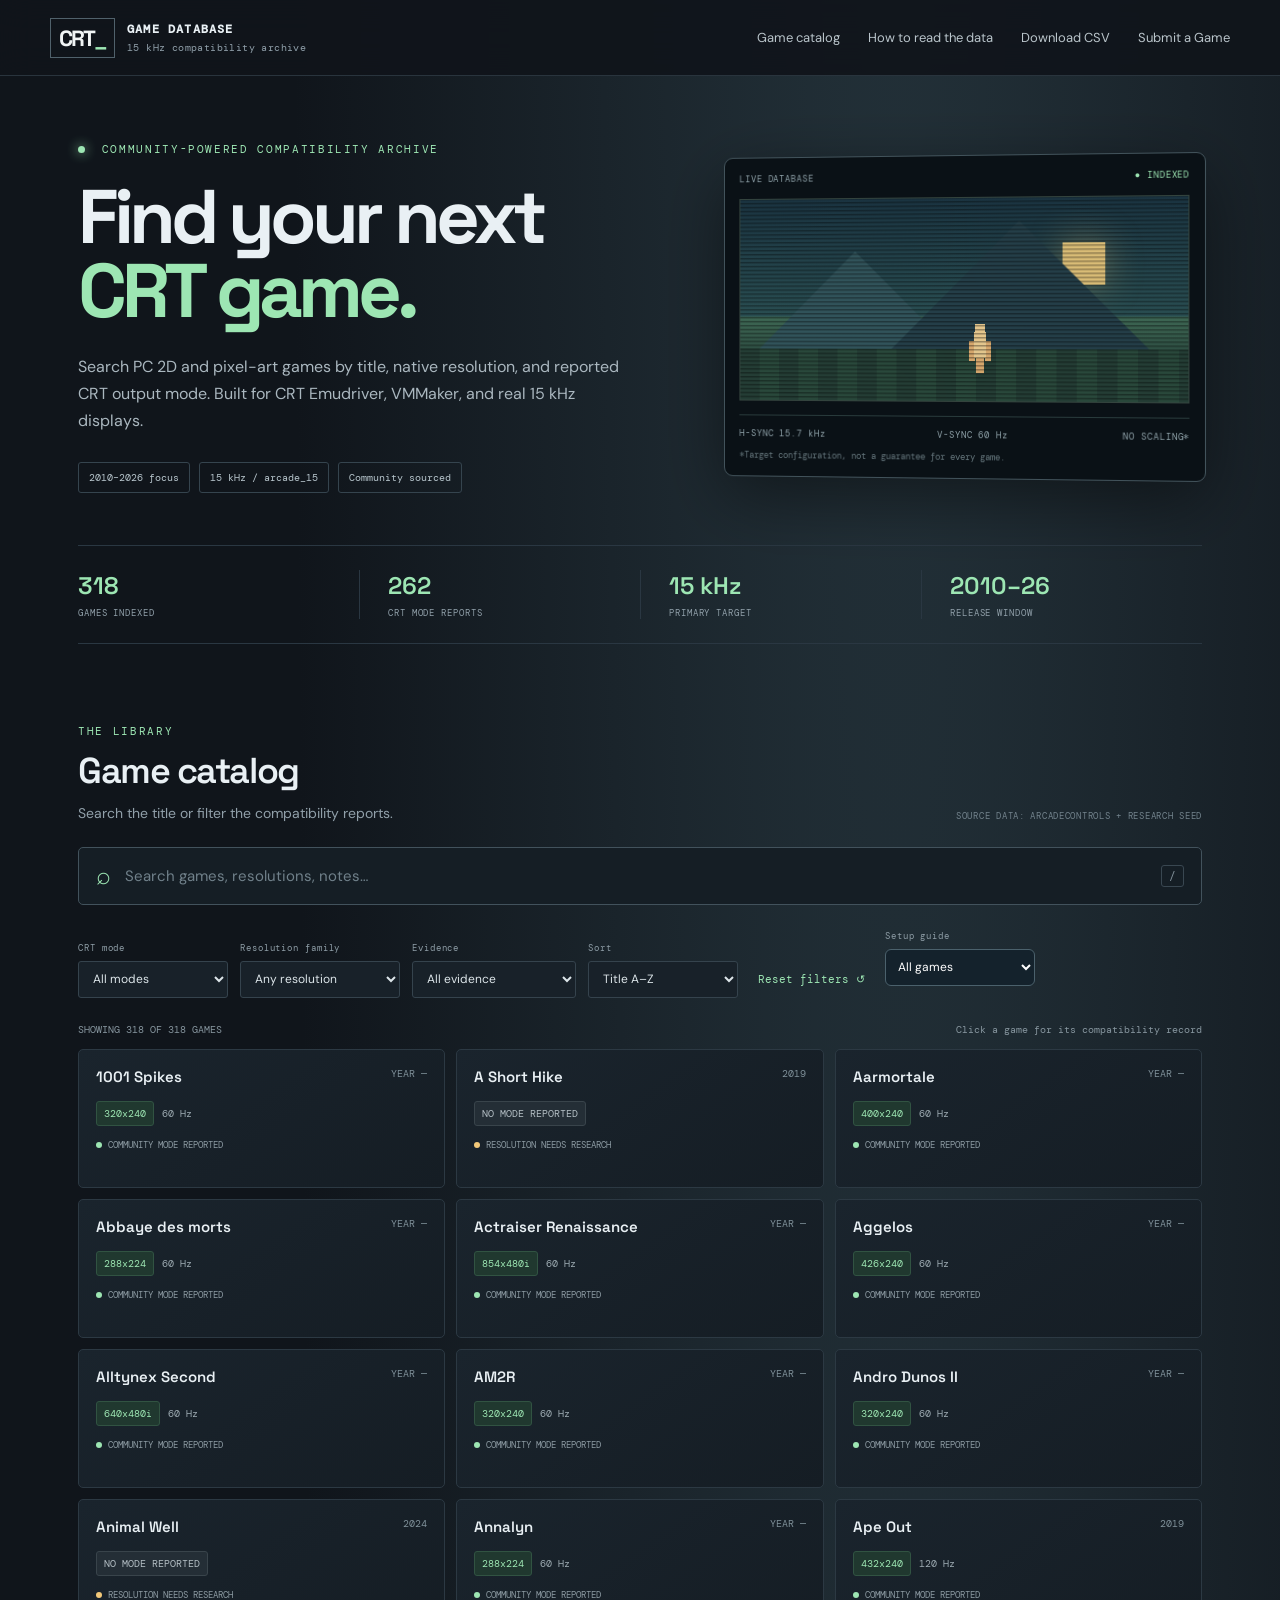
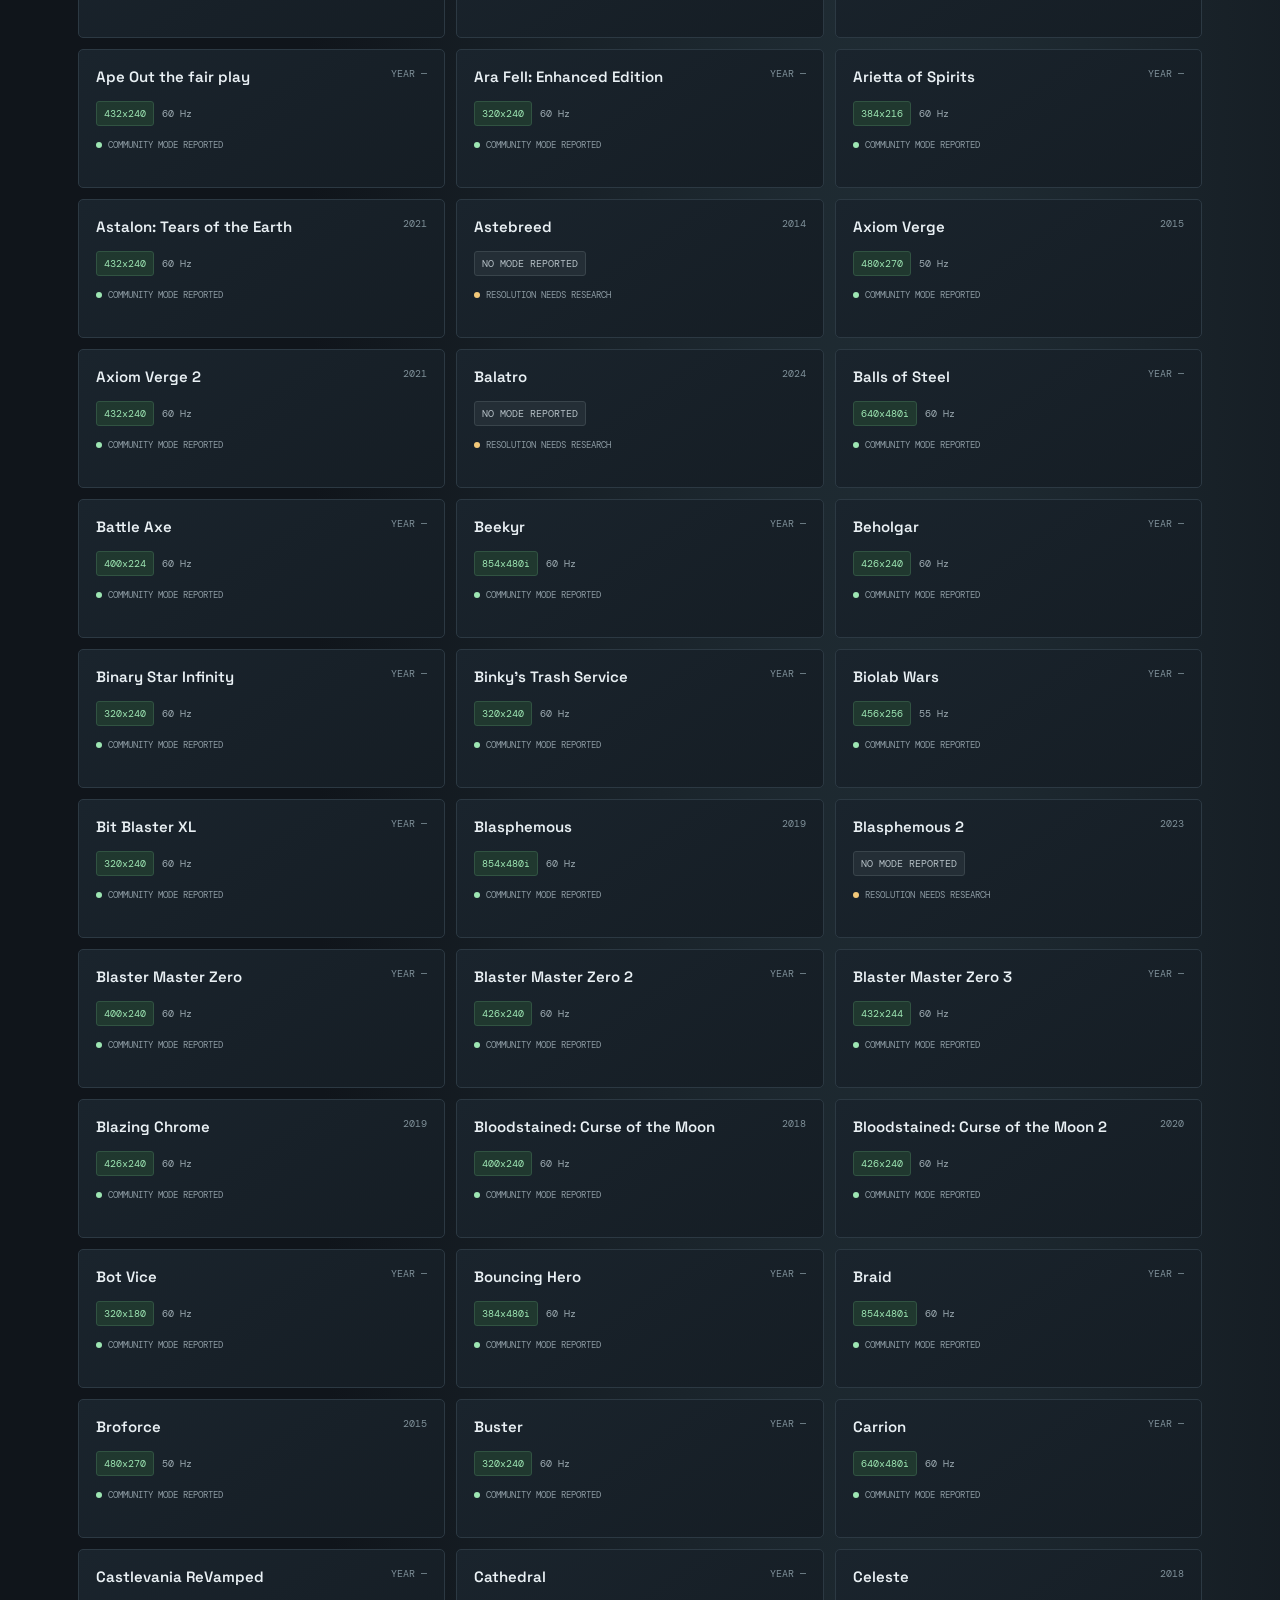
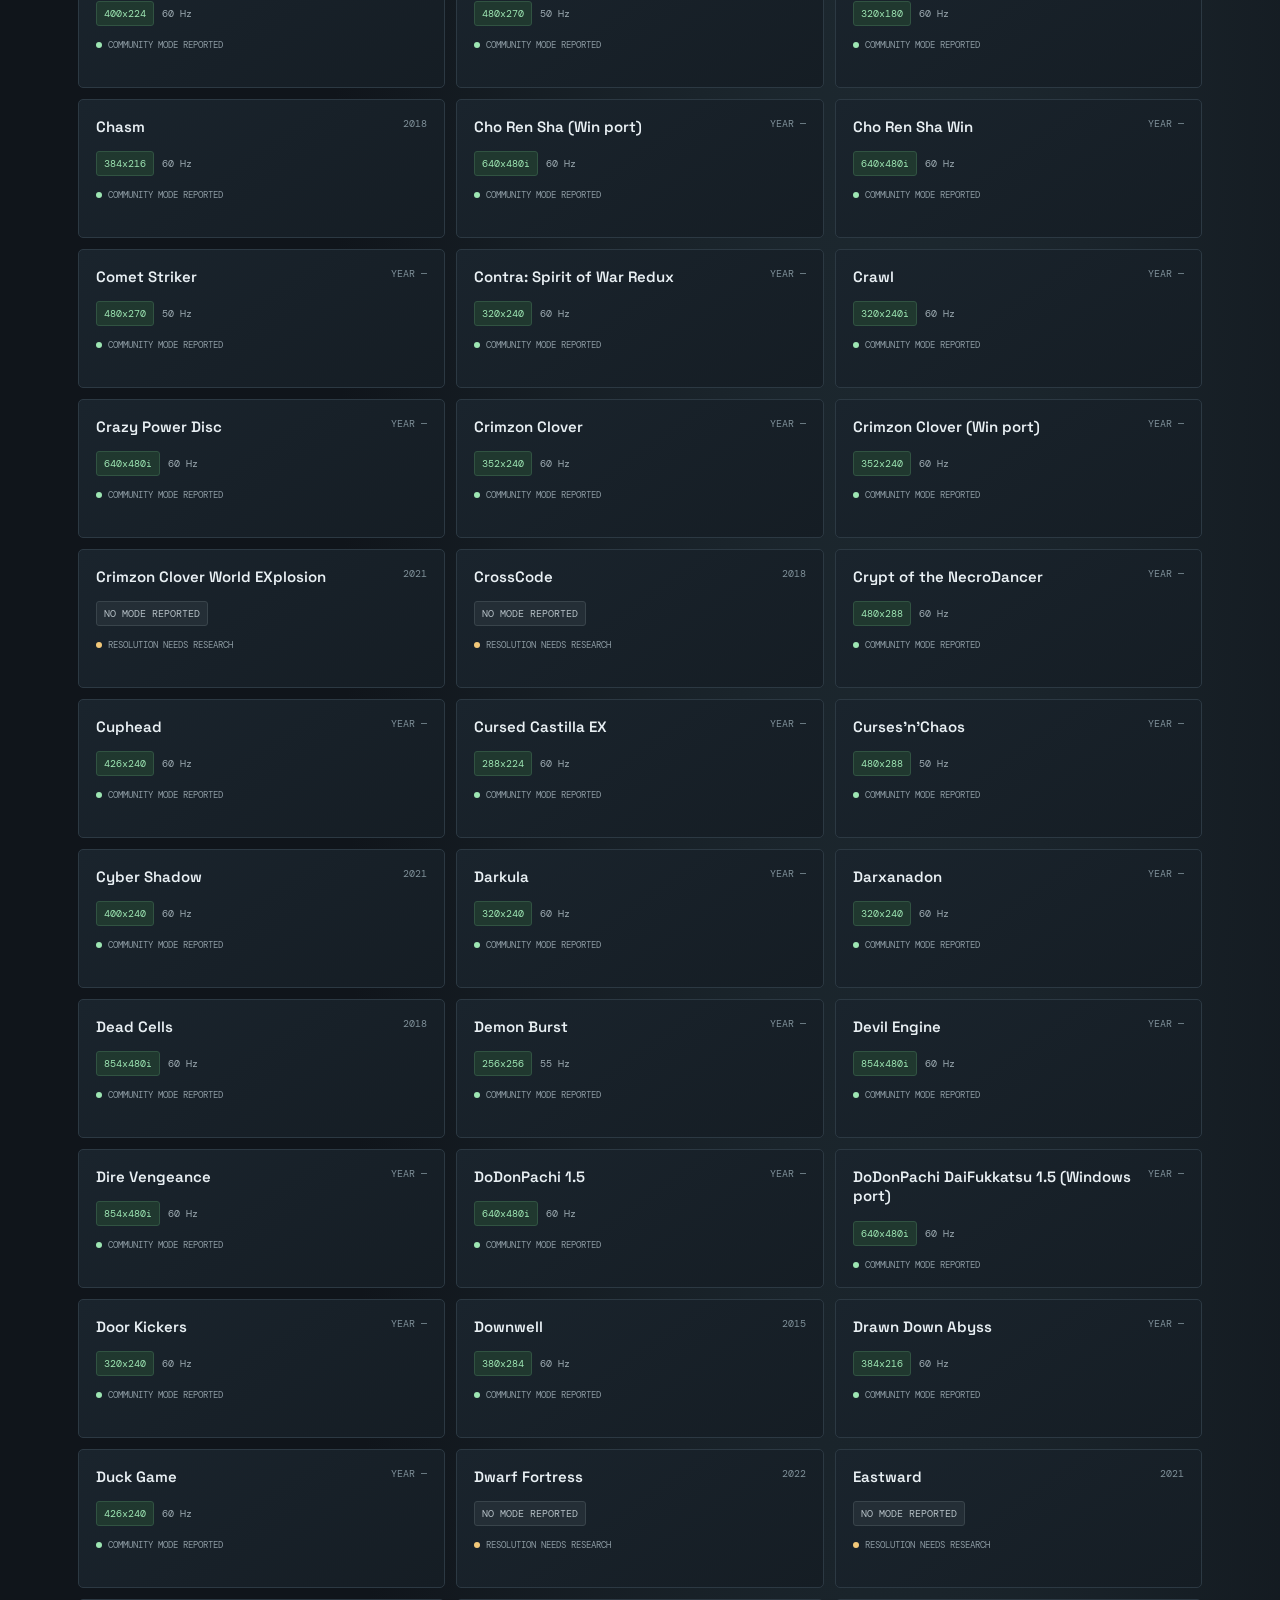
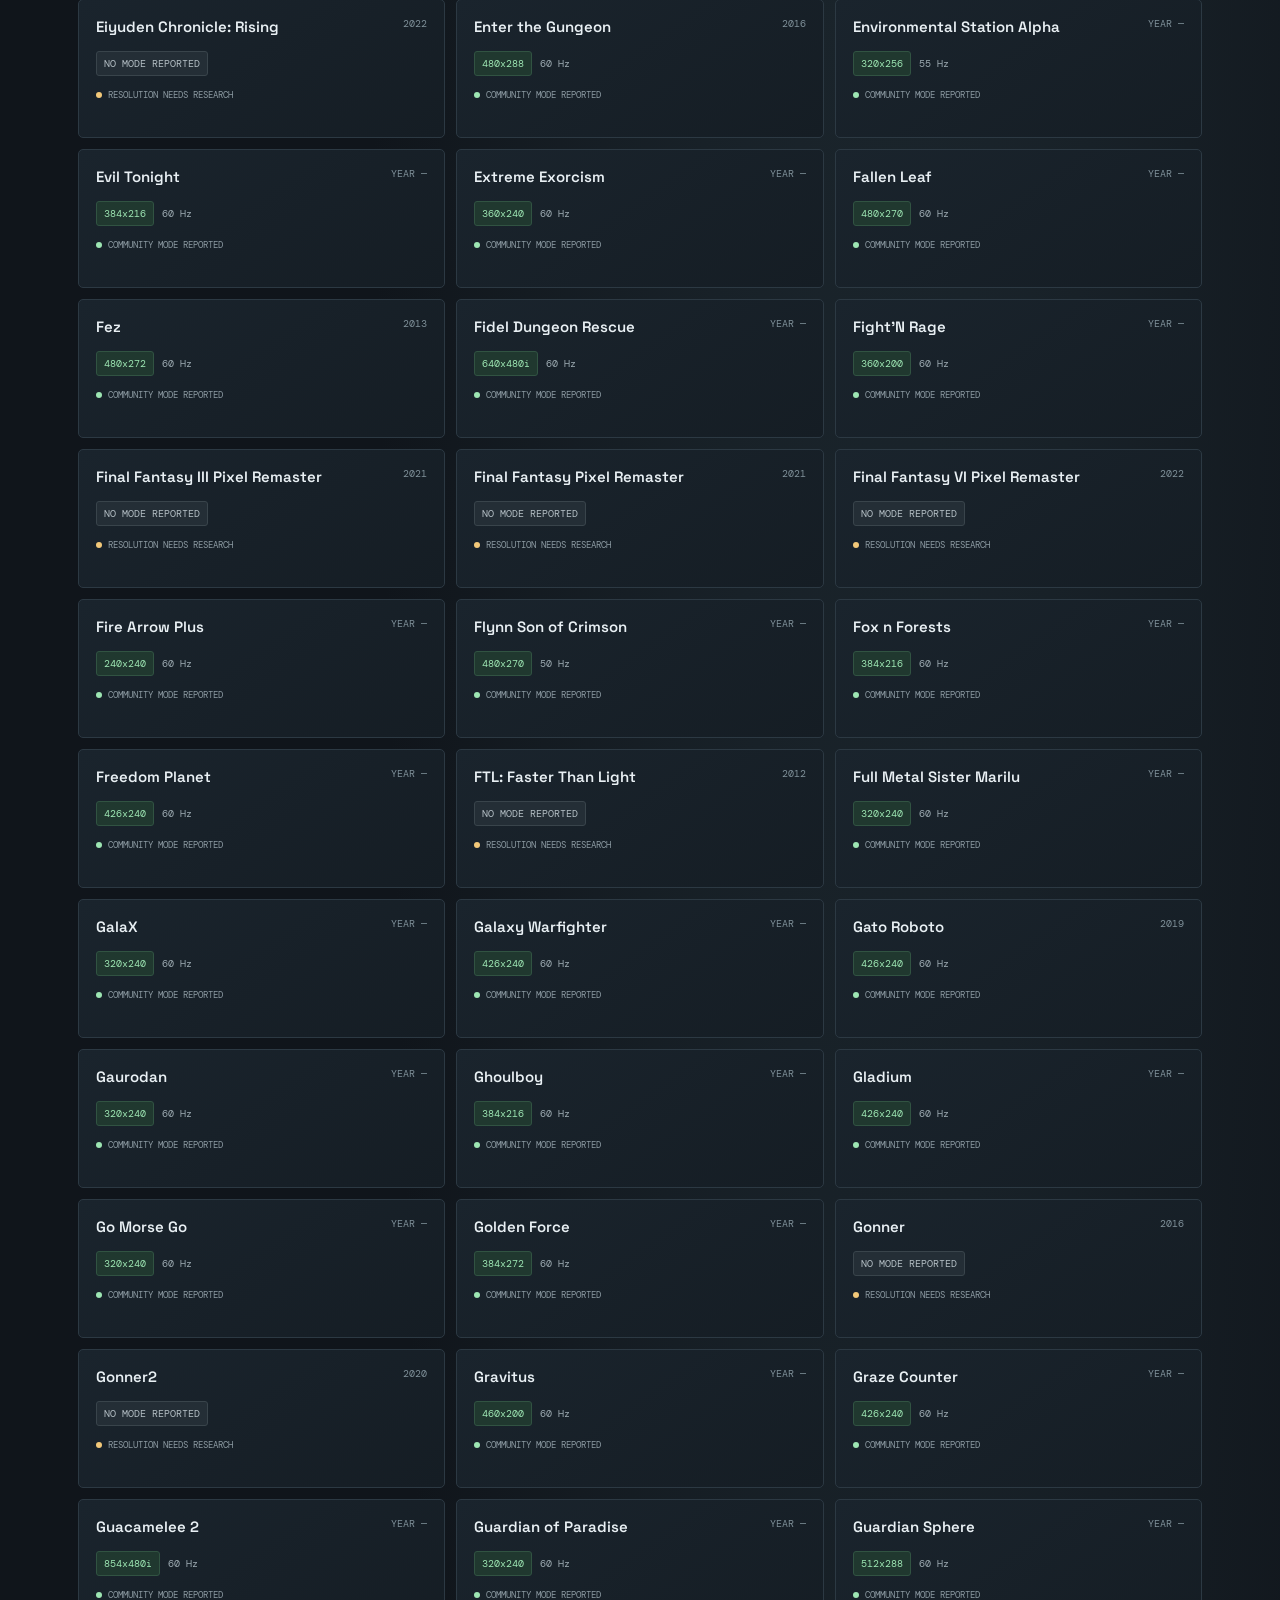
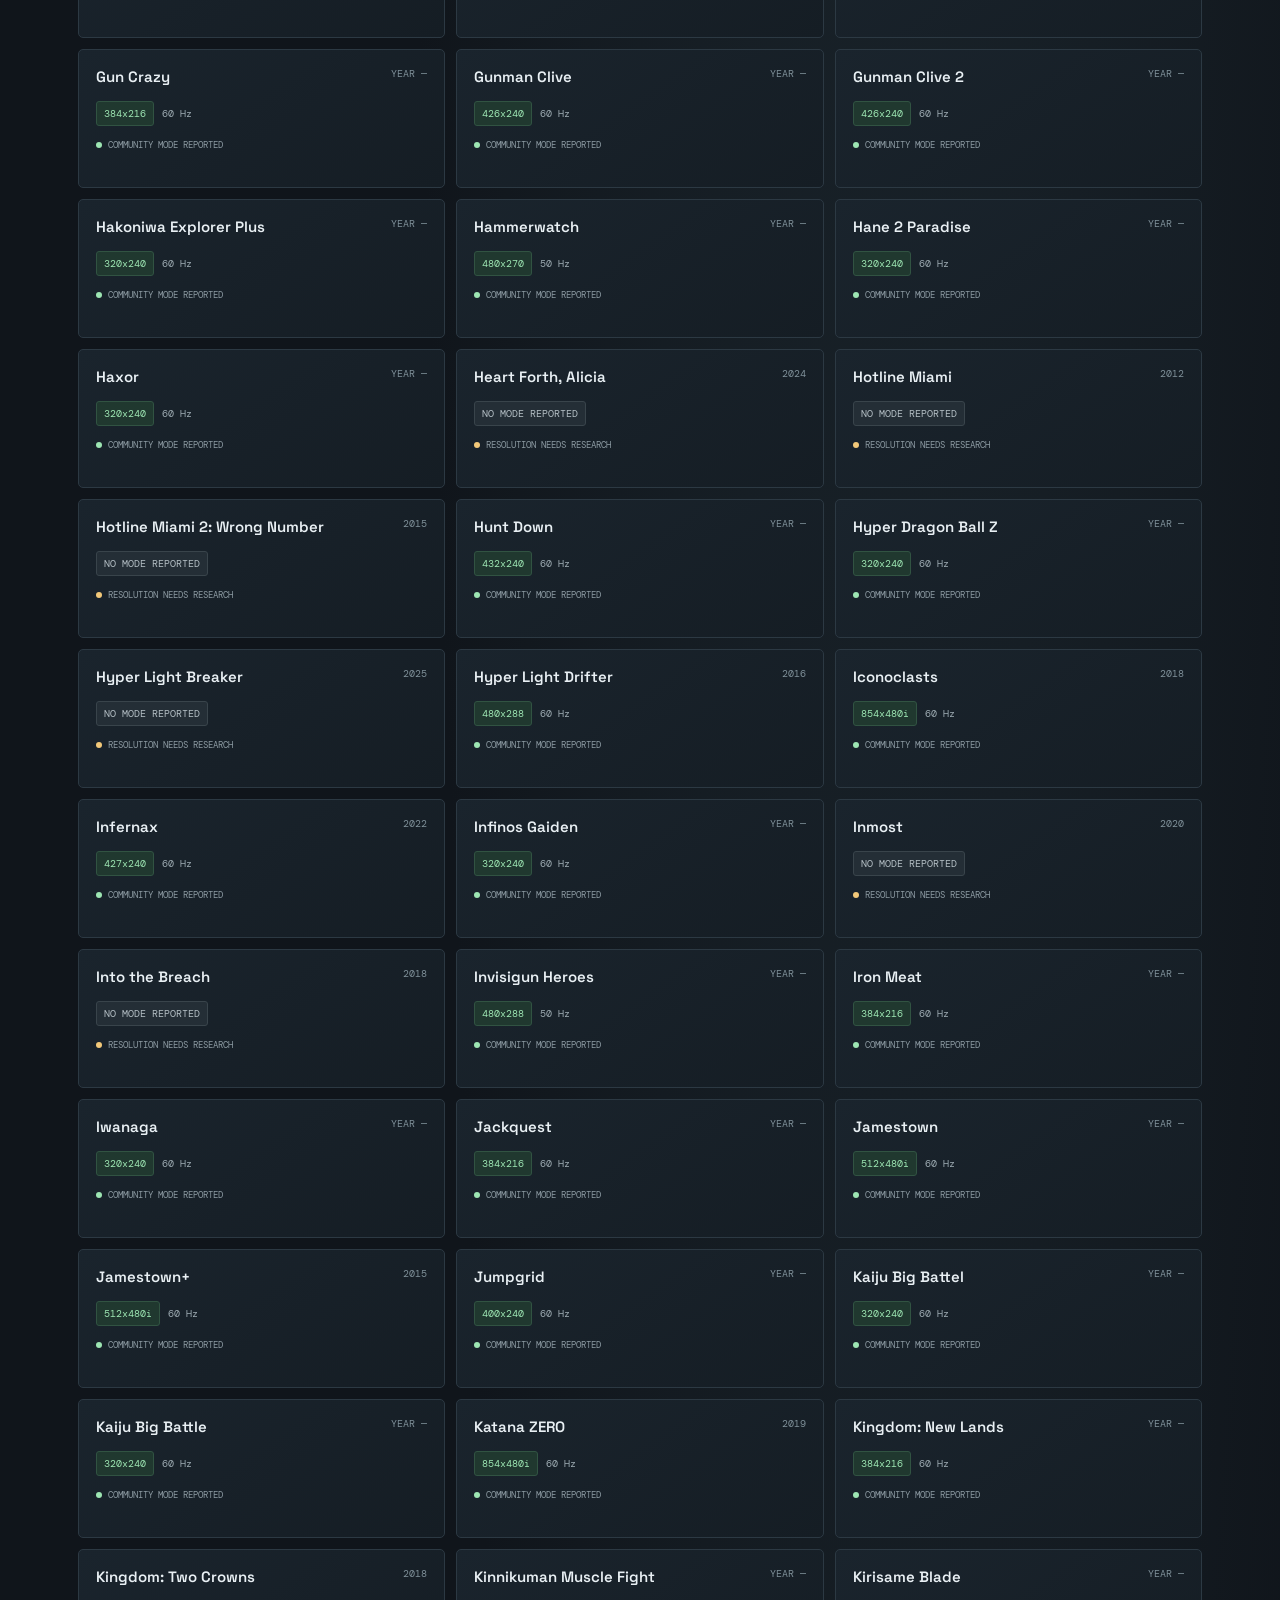
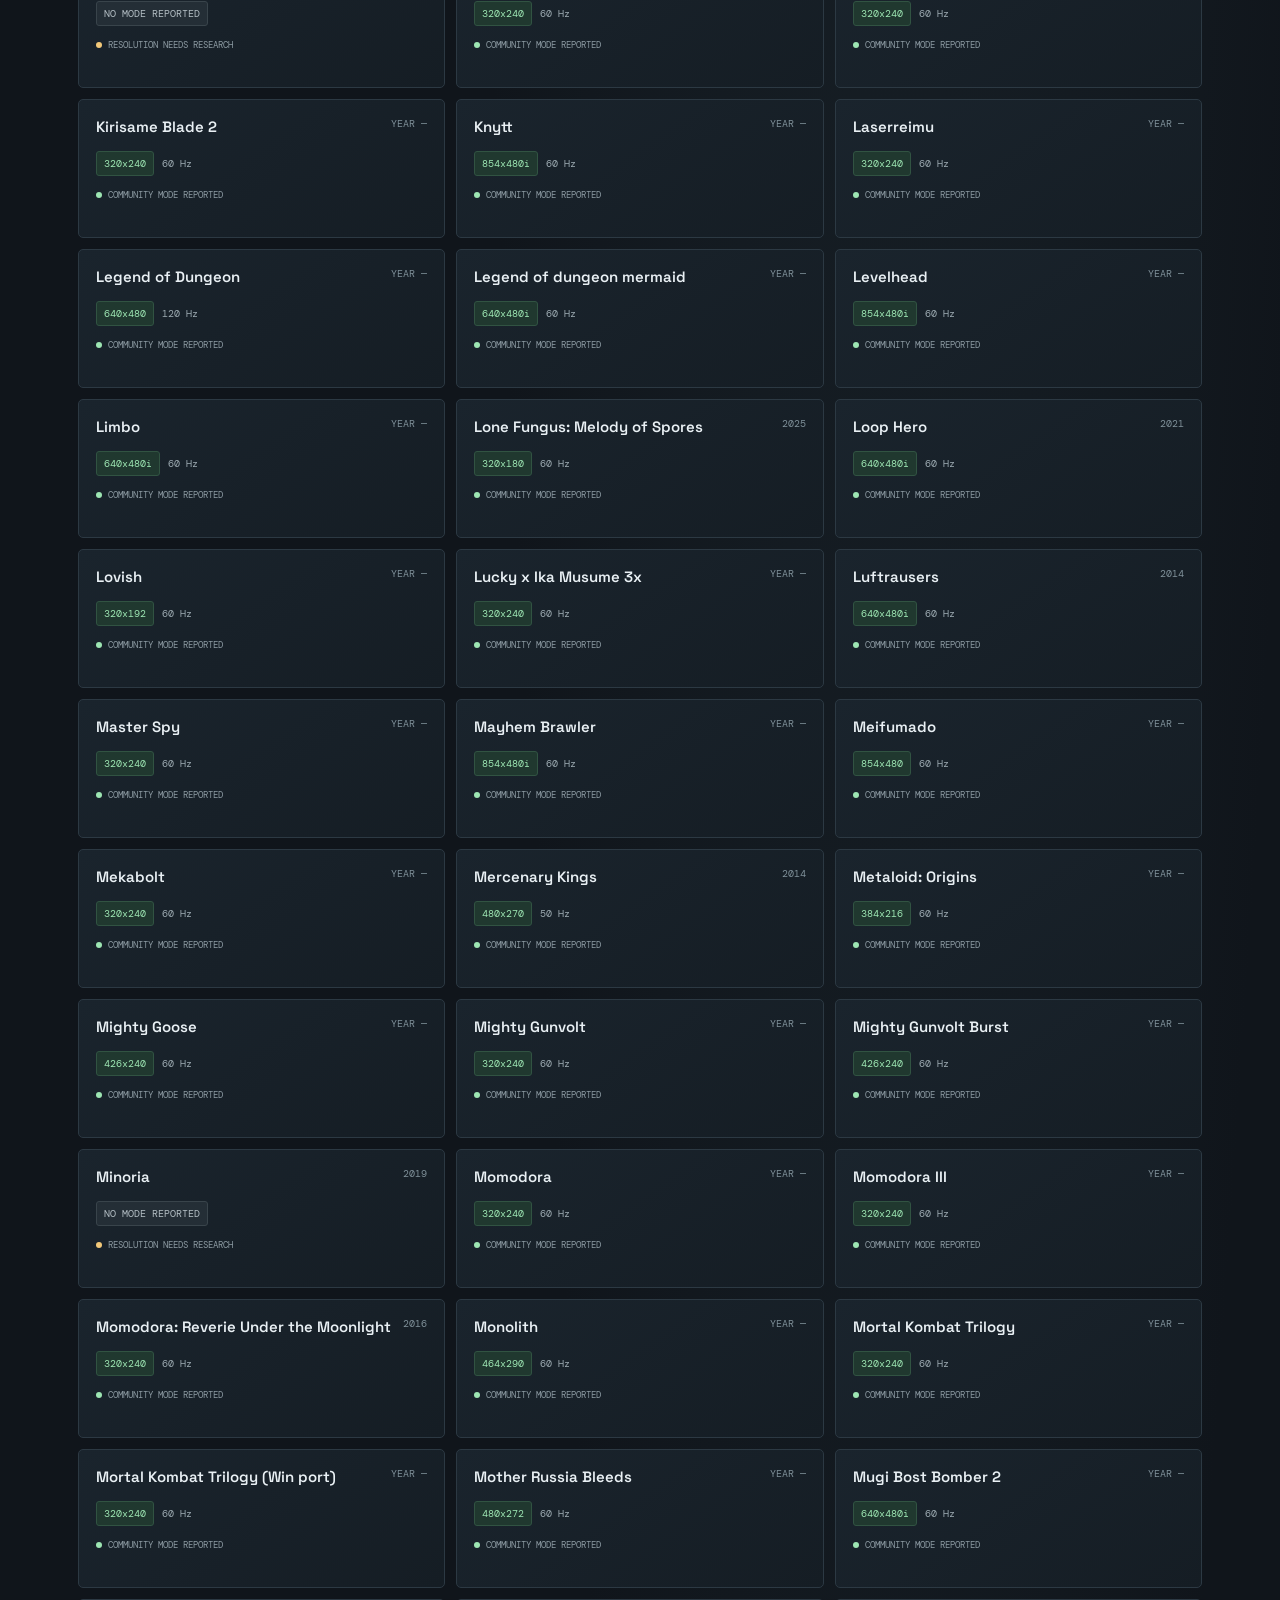
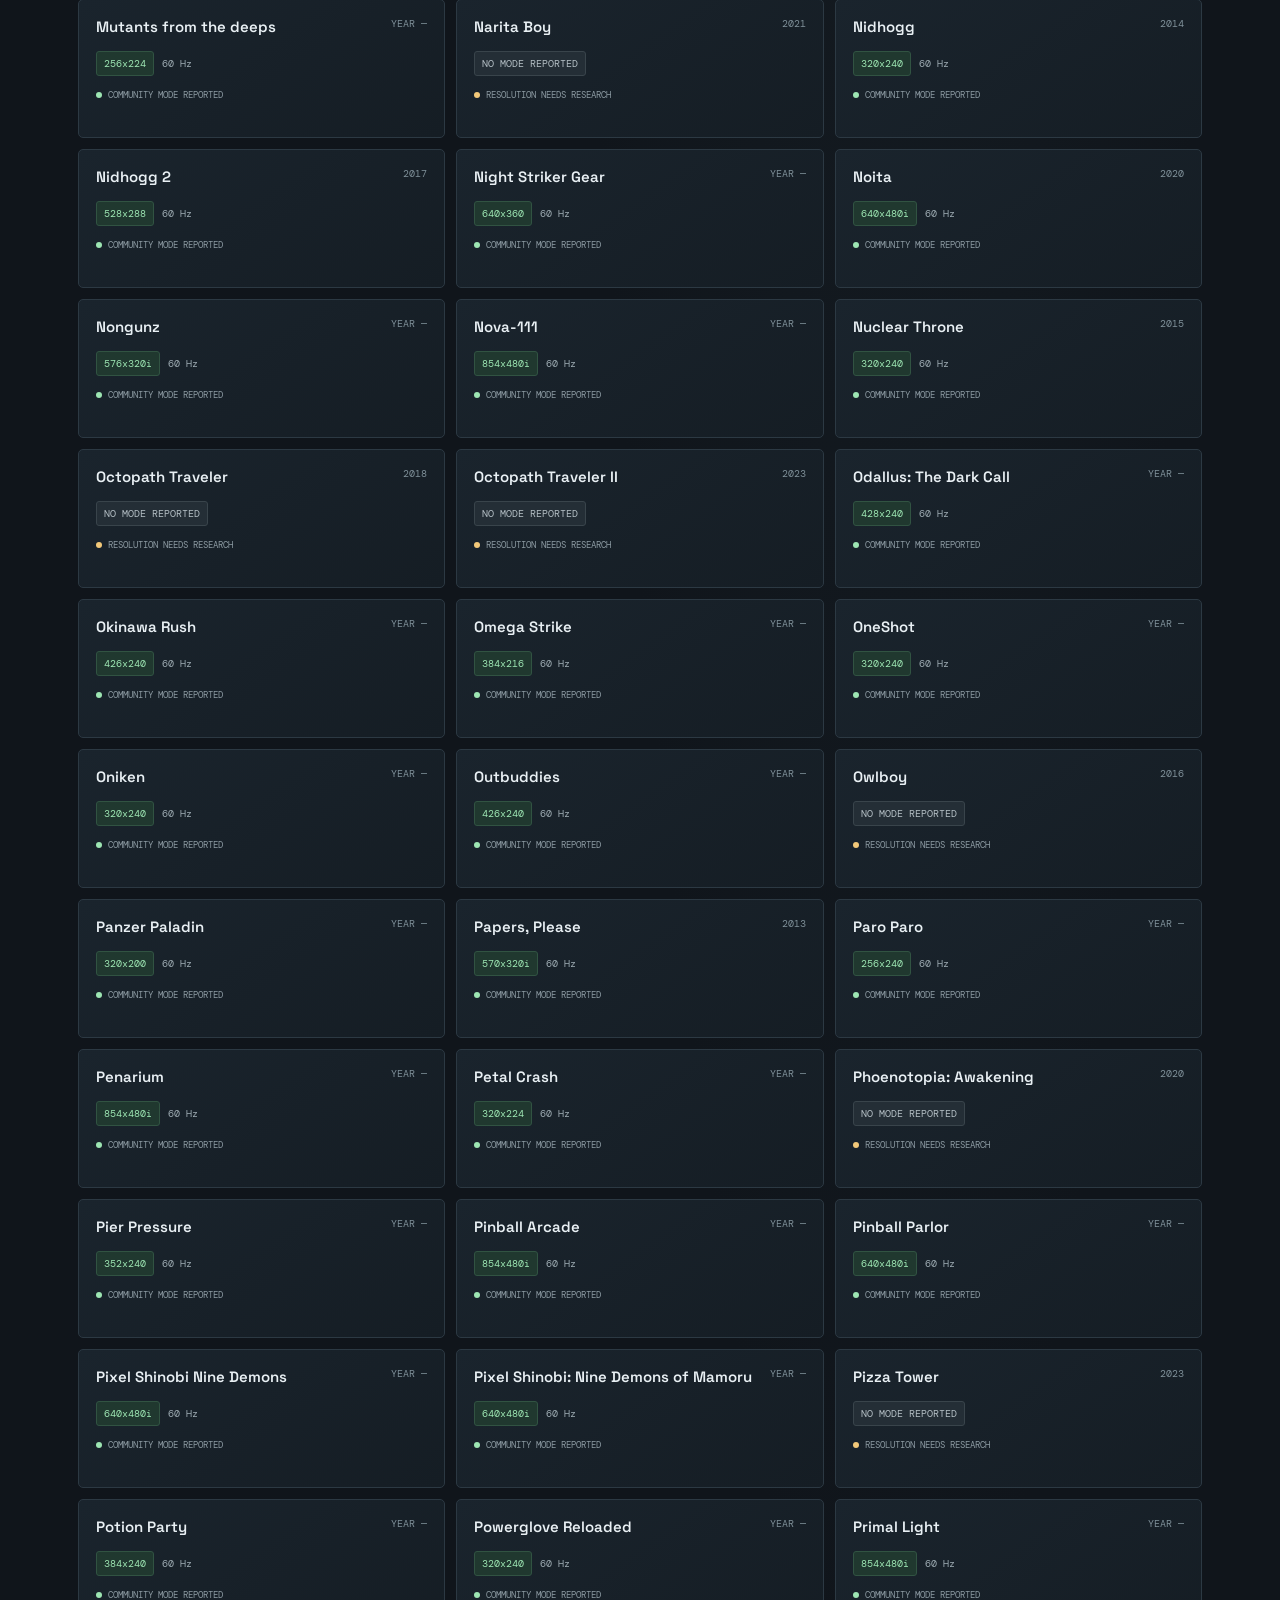
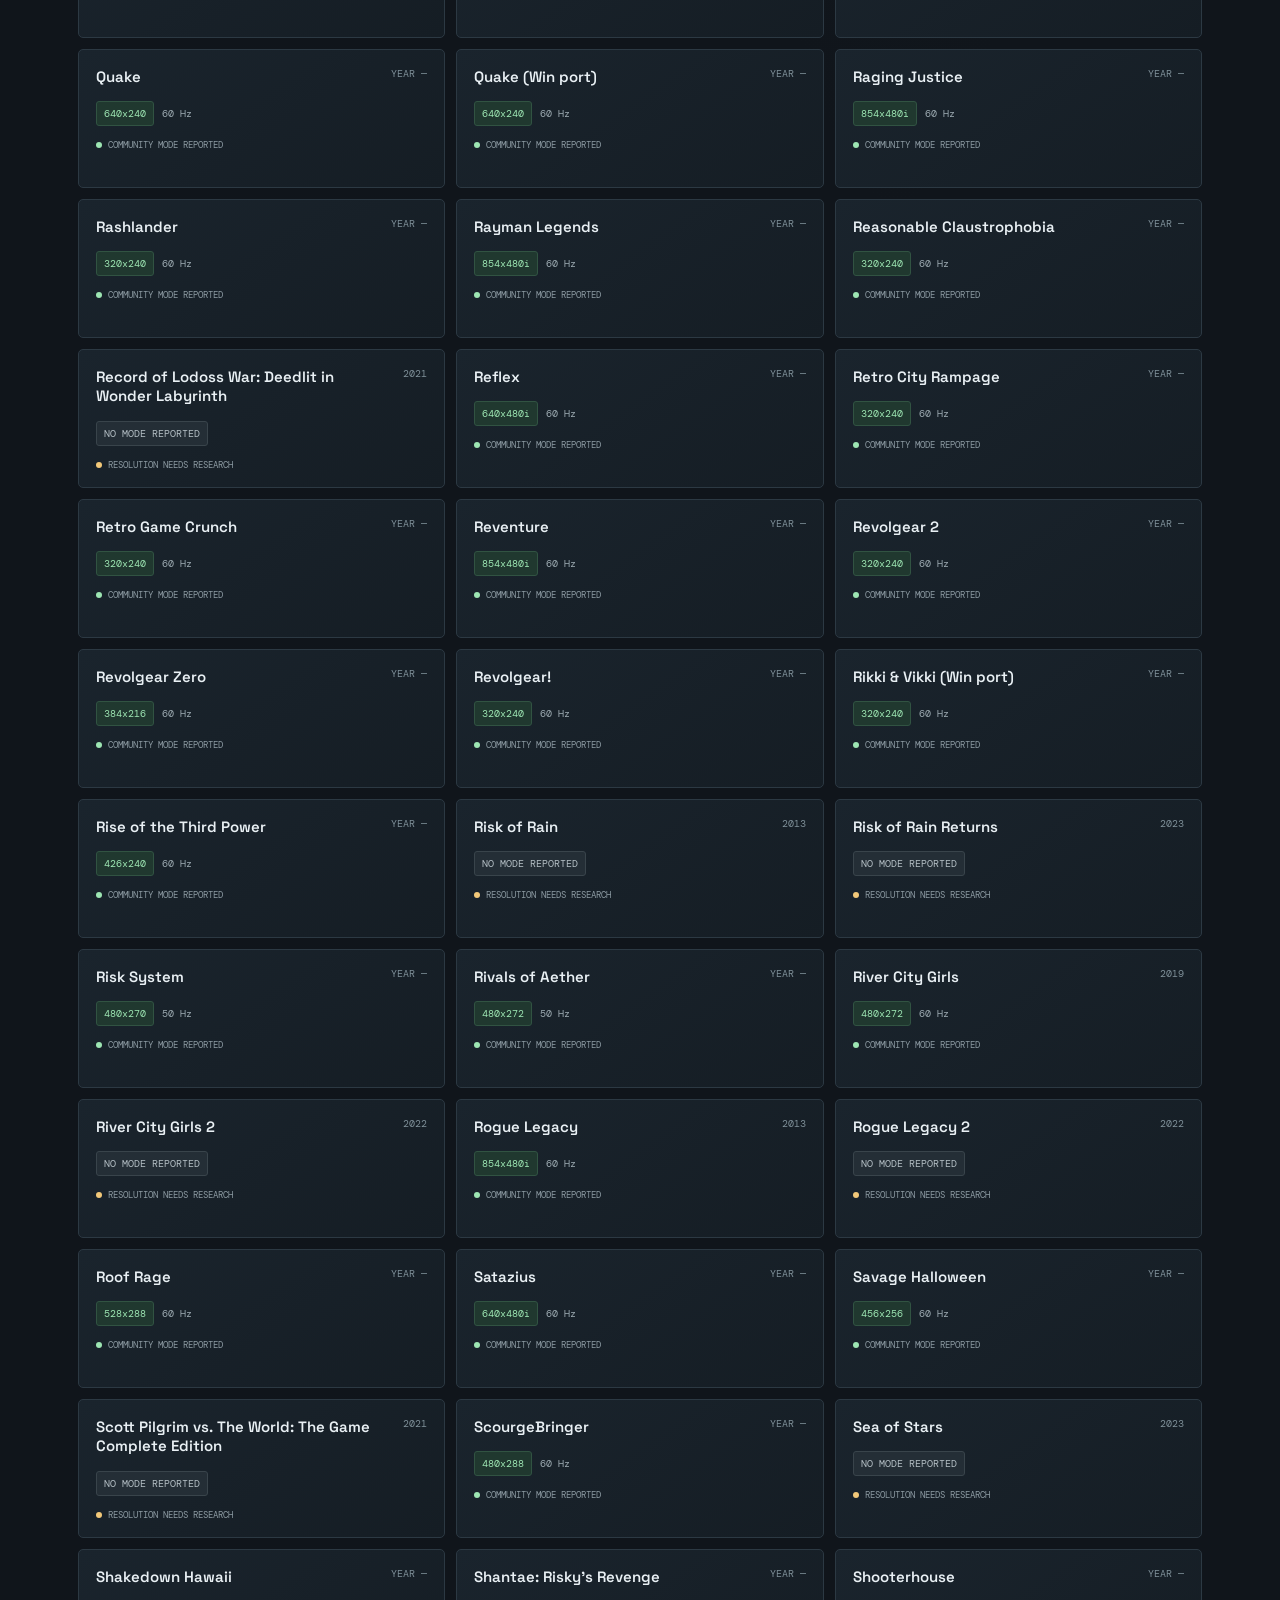
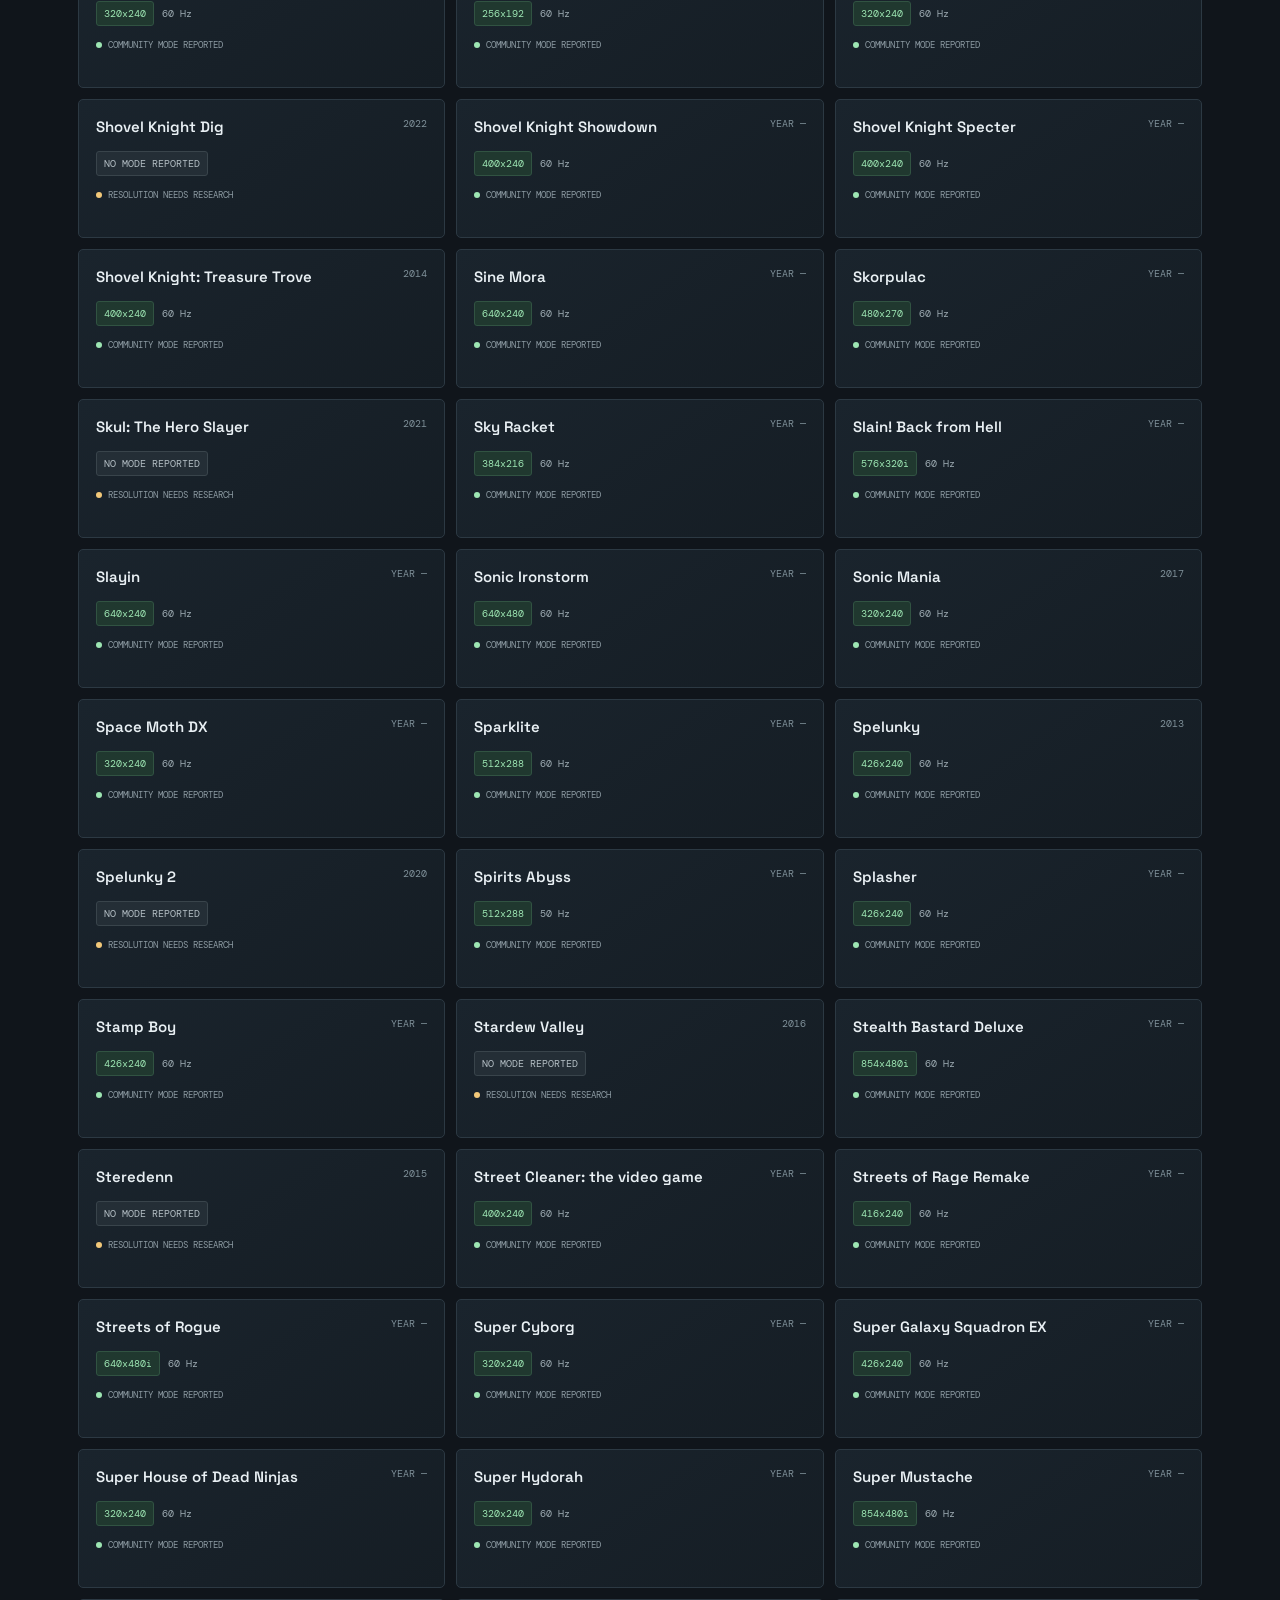
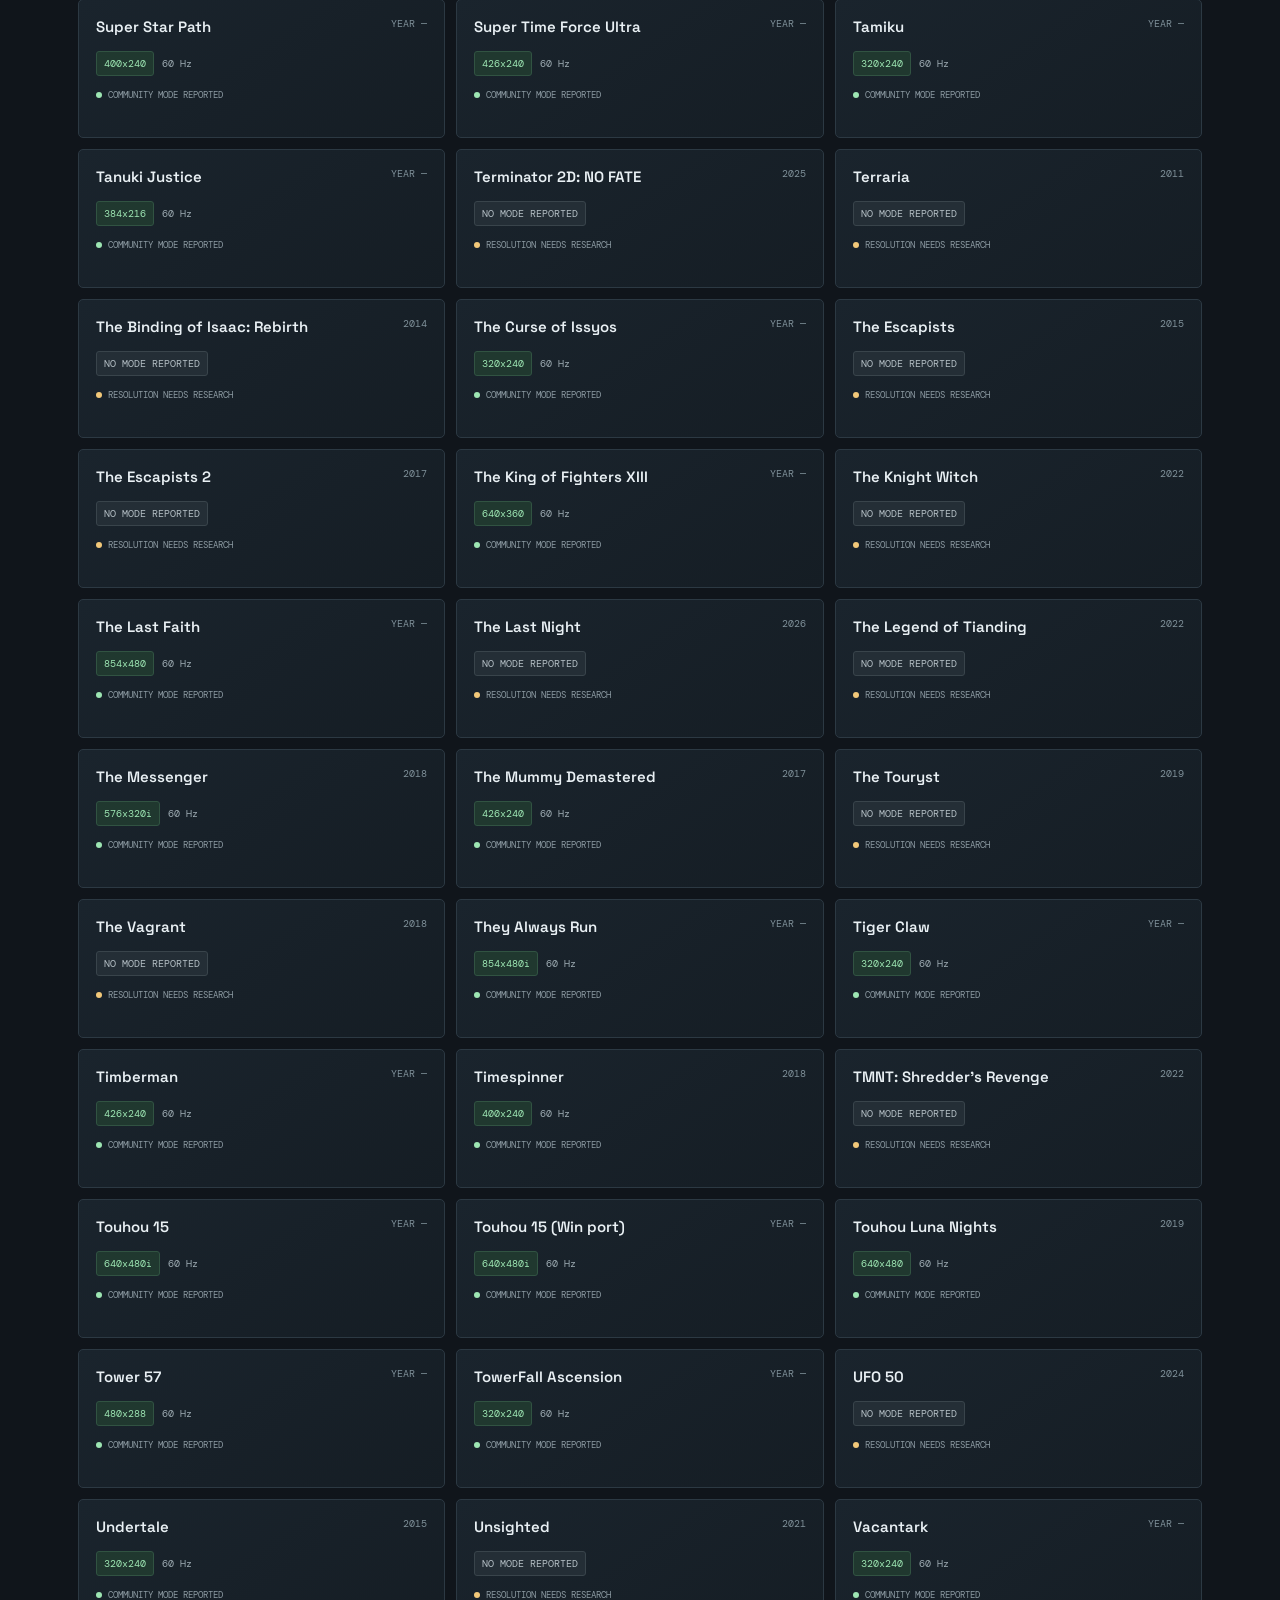
<file: index.html>
<!doctype html>
<html lang="en"><head><meta charset="utf-8"><meta name="viewport" content="width=device-width,initial-scale=1"><meta name="theme-color" content="#10151b"><meta name="description" content="Search PC 2D and pixel-art games for CRT Emudriver and 15 kHz compatibility reports."><title>CRT Game Database — Find games for your CRT</title><link rel="stylesheet" href="styles.css"></head>
<body><header class="topbar"><a class="brand" href="#top"><span class="brand-mark">CRT<span>_</span></span><span>GAME DATABASE<small>15 kHz compatibility archive</small></span></a><nav><a href="#catalog">Game catalog</a><a href="#about">How to read the data</a><a href="data/games.csv" download>Download CSV</a><a href="submit.html">Submit a Game</a></nav></header>
<main id="top"><section class="hero"><div class="hero-copy"><div class="eyebrow"><span class="pulse"></span> COMMUNITY-POWERED COMPATIBILITY ARCHIVE</div><h1>Find your next<br><em>CRT game.</em></h1><p>Search PC 2D and pixel-art games by title, native resolution, and reported CRT output mode. Built for CRT Emudriver, VMMaker, and real 15 kHz displays.</p><div class="hero-tags"><span>2010–2026 focus</span><span>15 kHz / arcade_15</span><span>Community sourced</span></div></div><div class="hero-screen"><div class="screen-top"><span>LIVE DATABASE</span><span class="screen-led">● INDEXED</span></div><div class="scanlines"><div class="pixel-art"><div class="sun"></div><div class="mountain m1"></div><div class="mountain m2"></div><div class="ground"></div><div class="pixel-person"></div></div></div><div class="screen-foot"><span>H-SYNC 15.7 kHz</span><span>V-SYNC 60 Hz</span><span>NO SCALING*</span></div><small>*Target configuration, not a guarantee for every game.</small></div></section>
<section class="stats" aria-label="Database summary"><div><strong id="totalCount">—</strong><span>GAMES INDEXED</span></div><div><strong id="modeCount">—</strong><span>CRT MODE REPORTS</span></div><div><strong>15 kHz</strong><span>PRIMARY TARGET</span></div><div><strong>2010–26</strong><span>RELEASE WINDOW</span></div></section>
<section id="catalog" class="catalog"><div class="section-heading"><div><div class="eyebrow">THE LIBRARY</div><h2>Game catalog</h2><p>Search the title or filter the compatibility reports.</p></div><div class="data-note">SOURCE DATA: ARCADECONTROLS + RESEARCH SEED</div></div>
<div class="search-wrap"><span class="search-icon">⌕</span><input id="search" type="search" placeholder="Search games, resolutions, notes…" autocomplete="off"><kbd>/</kbd></div>
<div class="filters"><label>CRT mode<select id="modeFilter"><option value="">All modes</option><option value="progressive">Progressive report</option><option value="interlaced">Interlaced report</option><option value="none">No CRT mode yet</option></select></label><label>Resolution family<select id="resFilter"><option value="">Any resolution</option><option value="240">240-line family</option><option value="216">216-line family</option><option value="270">270-line family</option><option value="480">480-line / interlaced</option></select></label><label>Evidence<select id="evidenceFilter"><option value="">All evidence</option><option value="community">Community reported</option><option value="verify">Needs verification</option></select></label><label>Sort<select id="sort"><option value="title">Title A–Z</option><option value="year">Release year</option><option value="resolution">CRT resolution</option></select></label><button id="clear" class="clear-btn">Reset filters ↺</button></div>
<div class="results-line"><span id="resultCount">Loading catalog…</span><span>Click a game for its compatibility record</span></div><div id="gameGrid" class="game-grid" aria-live="polite"></div><div id="empty" class="empty" hidden><div>⌁</div><h3>No matching games</h3><p>Try a different title or clear one of the filters.</p></div>
</section>
<section id="about" class="about"><div class="about-intro"><div class="eyebrow">READ THE DATA CORRECTLY</div><h2>Native pixels.<br><em>Honest compatibility.</em></h2><p>The most important distinction in this database: the game's internal render resolution is not necessarily the same as the display mode a community member used to get it running on a CRT.</p></div><div class="legend"><article><span class="legend-dot green"></span><div><h3>Community-reported CRT mode</h3><p>A contributor reported a working or usable output mode. Treat it as a starting point and test on your own setup.</p></div></article><article><span class="legend-dot amber"></span><div><h3>Native resolution needs verification</h3><p>The actual PC build's internal framebuffer has not been independently confirmed. Do not assume the reported CRT mode is native.</p></div></article><article><span class="legend-dot blue"></span><div><h3>Interlaced / special handling</h3><p>Some reports use 480i or configuration tweaks. Interlace is not equivalent to progressive 240p pixel mapping.</p></div></article></div></section>
<section class="callout"><div><div class="eyebrow">NEXT ITERATION</div><h2>Help improve the archive.</h2><p>Future releases will add verified native framebuffer data, per-game setup notes, and VMMaker mode exports.</p></div><a href="https://forum.arcadecontrols.com/index.php?topic=161951.0" target="_blank" rel="noopener">View ArcadeControls source ↗</a></section>
</main><footer><span>CRT GAME DATABASE <b>•</b> RESEARCH BUILD 0.1</span><span>For research and testing. Verify all timings before connecting a CRT.</span></footer>
<div id="detail" class="modal" hidden><div class="modal-backdrop" data-close></div><article class="detail-card" role="dialog" aria-modal="true" aria-labelledby="detailTitle"><button class="close" data-close aria-label="Close">×</button><div class="eyebrow" id="detailSource">GAME RECORD</div><h2 id="detailTitle"></h2><div class="detail-status" id="detailStatus"></div><div class="detail-grid"><div><span>NATIVE RENDER RESOLUTION</span><strong id="detailNative">Not confirmed</strong><small id="detailNativeEvidence"></small></div><div><span>REPORTED CRT OUTPUT</span><strong id="detailCrt">Not reported</strong><small id="detailRefresh"></small></div><div><span>SCAN TYPE</span><strong id="detailScan">Unconfirmed</strong></div><div><span>RELEASE YEAR</span><strong id="detailYear">Not listed</strong></div></div><div class="detail-notes"><h3>Compatibility notes</h3><p id="detailNotes"></p></div><div class="detail-actions"><a id="detailSourceLink" href="#" target="_blank" rel="noopener">Open community source ↗</a><button id="copyRecord">Copy record</button></div></article></div>
<script src="app.js"></script>
<script src="setup-guides.js"></script>
</body>
</html>
</file>
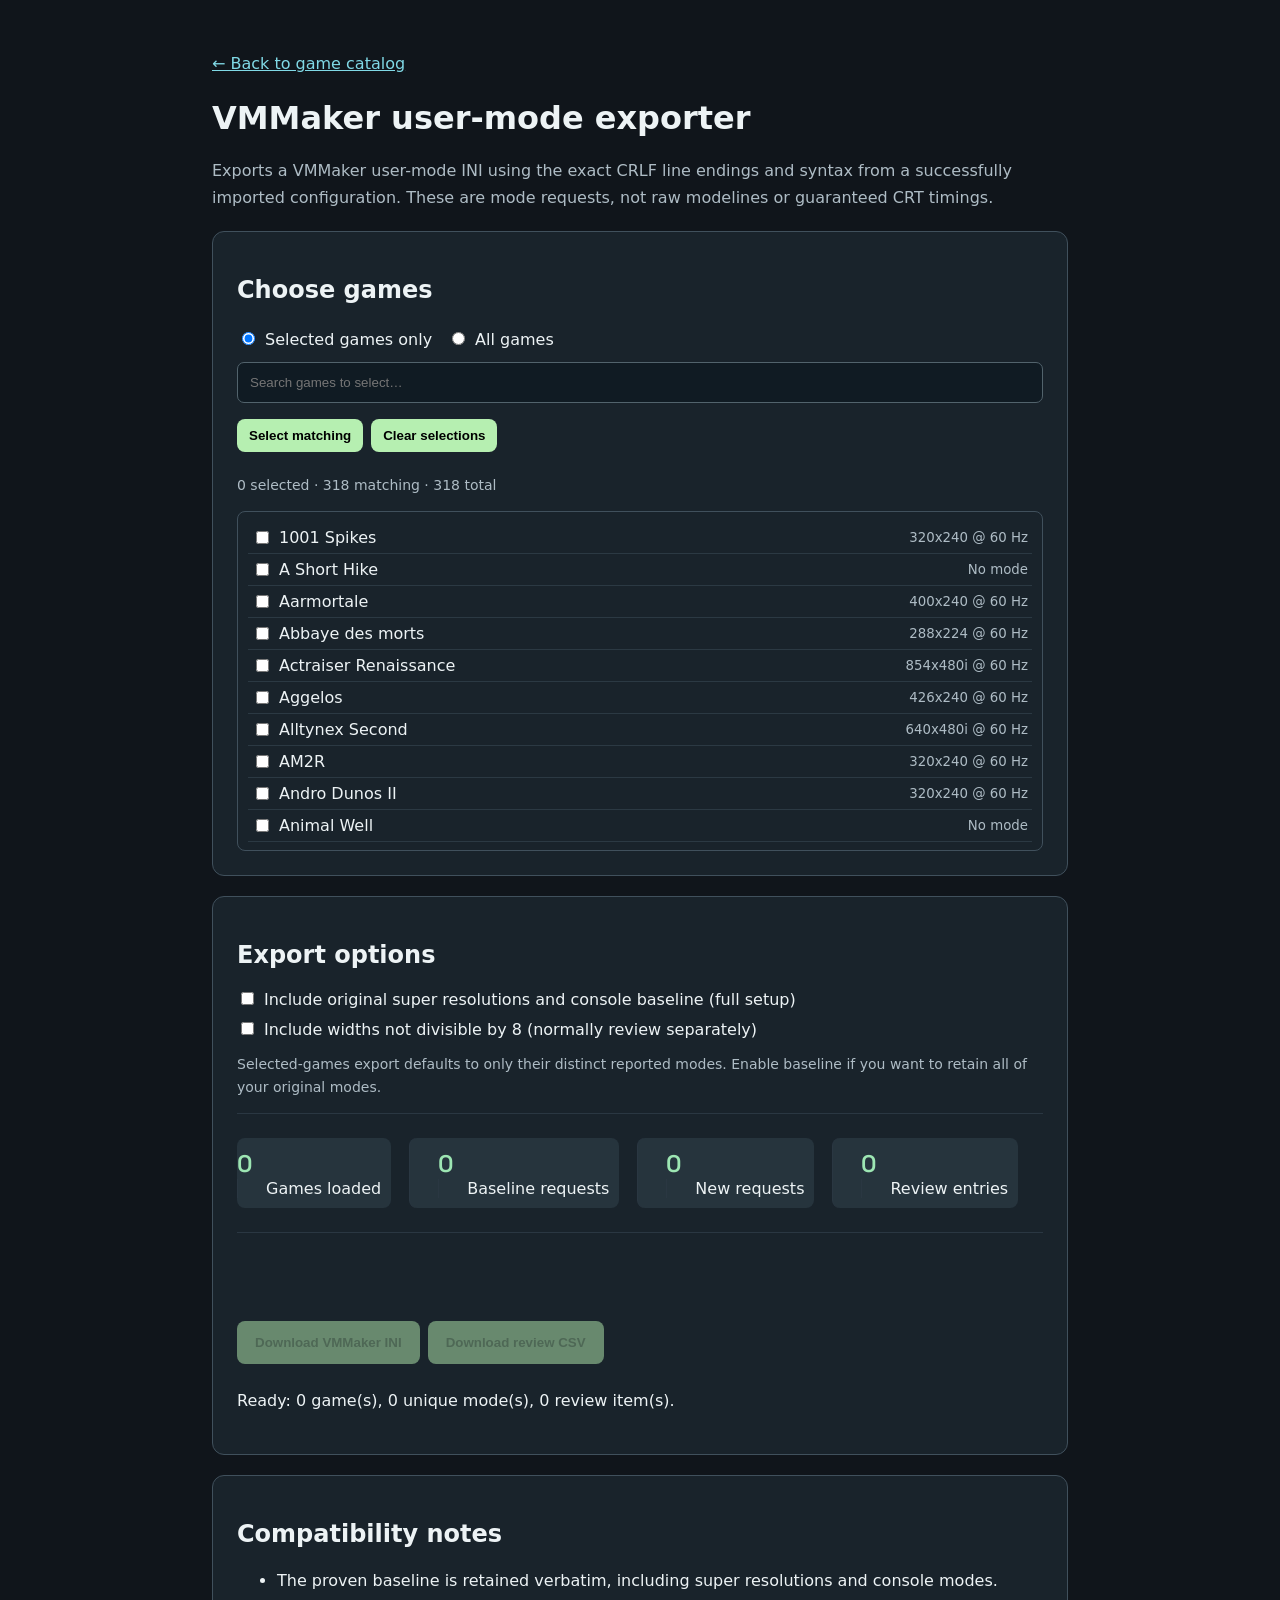
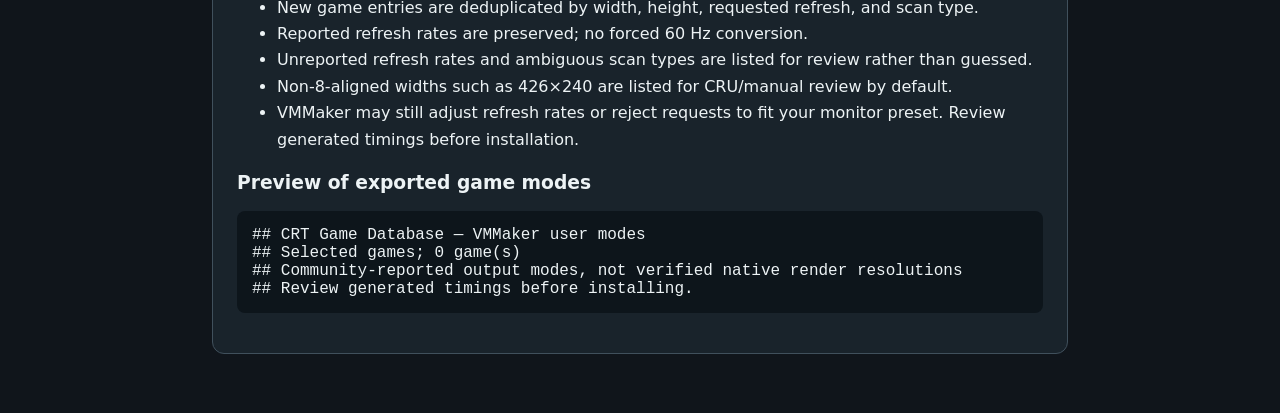
<file: exporter.html>
<!doctype html>
<html lang="en"><head><meta charset="utf-8"><meta name="viewport" content="width=device-width,initial-scale=1"><title>VMMaker Export — CRT Game Database</title><link rel="stylesheet" href="styles.css"><style>body{background:#10151b;color:#edf3f5;font:16px system-ui,sans-serif;margin:0}.wrap{max-width:900px;margin:auto;padding:35px 22px}a{color:#80d9e6}.panel{background:#19232b;border:1px solid #40505c;border-radius:12px;padding:24px;margin:20px 0}button{background:#b6efb1;border:0;border-radius:8px;padding:14px 18px;font-weight:750;cursor:pointer;margin:8px 8px 8px 0}button:disabled{opacity:.5}p,li{line-height:1.65}.muted{color:#aebcc5}.stats{display:flex;gap:18px;flex-wrap:wrap}.stat{min-width:120px;padding:10px;background:#26343d;border-radius:8px}code{color:#c5efbc}label{display:block;margin:10px 0}input{margin-right:10px}pre{white-space:pre-wrap;max-height:270px;overflow:auto;background:#0d151b;padding:15px;border-radius:8px}.picker{max-height:340px;overflow:auto;border:1px solid #40505c;border-radius:8px;padding:10px}.picker label{display:flex;align-items:center;padding:6px 4px;margin:0;border-bottom:1px solid #2b3943}.picker label:hover{background:#26343d}.picker input{flex:none}.picker small{color:#aebcc5;margin-left:auto;padding-left:12px}.searchbox{width:100%;box-sizing:border-box;padding:12px;background:#101b23;color:#fff;border:1px solid #52636c;border-radius:7px;margin:8px 0}.choice{display:flex;gap:15px;flex-wrap:wrap}.choice label{margin:5px 0}.actions button{padding:9px 12px}.hint{color:#aebcc5;font-size:14px}</style></head><body><main class="wrap"><p><a href="index.html">← Back to game catalog</a></p><h1>VMMaker user-mode exporter</h1><p class="muted">Exports a VMMaker user-mode INI using the exact CRLF line endings and syntax from a successfully imported configuration. These are mode requests, not raw modelines or guaranteed CRT timings.</p><section class="panel"><h2>Choose games</h2><div class="choice"><label><input type="radio" name="scope" value="selected" checked>Selected games only</label><label><input type="radio" name="scope" value="all">All games</label></div><input id="gameSearch" class="searchbox" type="search" placeholder="Search games to select…"><div class="actions"><button id="selectVisible" type="button">Select matching</button><button id="clearSelected" type="button">Clear selections</button></div><p id="selectionSummary" class="hint">Loading games…</p><div id="gamePicker" class="picker"></div></section><section class="panel"><h2>Export options</h2><label><input id="includeBase" type="checkbox">Include original super resolutions and console baseline (full setup)</label><label><input id="includeNonAligned" type="checkbox">Include widths not divisible by 8 (normally review separately)</label><p class="hint">Selected-games export defaults to only their distinct reported modes. Enable baseline if you want to retain all of your original modes.</p><div class="stats"><div class="stat"><strong id="games">—</strong><div>Games loaded</div></div><div class="stat"><strong id="existing">—</strong><div>Baseline requests</div></div><div class="stat"><strong id="added">—</strong><div>New requests</div></div><div class="stat"><strong id="review">—</strong><div>Review entries</div></div></div><button id="download" disabled>Download VMMaker INI</button><button id="report" disabled>Download review CSV</button><p id="status" role="status">Loading game database…</p></section><section class="panel"><h2>Compatibility notes</h2><ul><li>The proven baseline is retained verbatim, including super resolutions and console modes.</li><li>New game entries are deduplicated by width, height, requested refresh, and scan type.</li><li>Reported refresh rates are preserved; no forced 60 Hz conversion.</li><li>Unreported refresh rates and ambiguous scan types are listed for review rather than guessed.</li><li>Non-8-aligned widths such as 426×240 are listed for CRU/manual review by default.</li><li>VMMaker may still adjust refresh rates or reject requests to fit your monitor preset. Review generated timings before installation.</li></ul><h3>Preview of exported game modes</h3><pre id="preview">Loading…</pre></section></main><script>
const BASELINE="## Desktop ##\n\n 640 x 480 @ 60.000000 desktop\n\n## Super resolutions ##\n\n2560 x 240 @ 60.000000 super\n2560 x 248 @ 60.000000 super\n2560 x 256 @ 60.000000 super\n2560 x 264 @ 60.000000 super\n2560 x 272 @ 60.000000 super\n2560 x 280 @ 60.000000 super\n2560 x 288 @ 60.000000 super\n2560 x 296 @ 60.000000 super\n2560 x 304 @ 60.000000 super\n2560 x 320 @ 60.000000 super\n2560 x 336 @ 60.000000 super\n2560 x 344 @ 60.000000 super\n2560 x 352 @ 60.000000 super\n2560 x 360 @ 60.000000 super\n2560 x 368 @ 60.000000 super\n2560 x 376 @ 60.000000 super\n2560 x 384 @ 60.000000 super\n2560 x 392 @ 60.000000 super\n2560 x 400 @ 60.000000 super\n2560 x 416 @ 60.000000 super\n2560 x 432 @ 60.000000 super\n2560 x 448 @ 60.000000 super\n2560 x 464 @ 60.000000 super\n2560 x 480 @ 60.000000 super\n2560 x 496 @ 60.000000 super\n2560 x 512 @ 59.000000 super\n2560 x 544 @ 55.000000 super\n2560 x 560 @ 54.000000 super\n2560 x 768 @ 60.000000 super\n2560 x 800 @ 60.000000 super\n\n## CRT Game Database 316-game snapshot — VMMaker user-mode requests\n## Source: cleaned community import, November 2026\n## Requests only: NOT raw CRT modelines or guarantees of 15 kHz compatibility.\n## Excludes non-8-aligned widths for CRU review, out-of-preset modes, and pre-existing modes.\n## Verify VMMaker generated timings before applying. Preserve original super resolutions.\n\n## 2 game(s): Bot Vice | Celeste\n## Community-reported output mode; not confirmed native\n320 x 180 @ 60.000000 crt316_320x180_p\n\n## 1 game(s): Shantae: Risky's Revenge\n## Community-reported output mode; not confirmed native\n256 x 192 @ 60.000000 crt316_256x192_p\n\n## 1 game(s): Lovish\n## Community-reported output mode; not confirmed native\n320 x 192 @ 60.000000 crt316_320x192_p\n\n## 1 game(s): Panzer Paladin\n## Community-reported output mode; not confirmed native\n320 x 200 @ 60.000000 crt316_320x200_p\n\n## 1 game(s): Fight’N Rage\n## Community-reported output mode; not confirmed native\n360 x 200 @ 60.000000 crt316_360x200_p\n\n## 16 game(s): Arietta of Spirits | Chasm | Drawn Down Abyss | Evil Tonight | Fox n Forests | Ghoulboy | Gun Crazy | Iron Meat | Jackquest | Kingdom: New Lands | Metaloid: Origins | Omega Strike | Revolgear Zero | Sky Racket | Tanuki Justice | Viviette\n## Community-reported output mode; not confirmed native\n384 x 216 @ 60.000000 crt316_384x216_p\n\n## 1 game(s): Mutants from the deeps\n## Community-reported output mode; not confirmed native\n256 x 224 @ 60.000000 crt316_256x224_p\n\n## 3 game(s): Abbaye des morts | Annalyn | Cursed Castilla EX\n## Community-reported output mode; not confirmed native\n288 x 224 @ 60.000000 crt316_288x224_p\n\n## 1 game(s): Petal Crash\n## Community-reported output mode; not confirmed native\n320 x 224 @ 60.000000 crt316_320x224_p\n\n## 2 game(s): Battle Axe | Castlevania ReVamped\n## Community-reported output mode; not confirmed native\n400 x 224 @ 60.000000 crt316_400x224_p\n\n## 2 game(s): Fire Arrow Plus | ZeroRanger\n## Community-reported output mode; not confirmed native\n240 x 240 @ 60.000000 crt316_240x240_p\n\n## 1 game(s): Paro Paro\n## Community-reported output mode; not confirmed native\n256 x 240 @ 60.000000 crt316_256x240_p\n\n## 69 game(s): 1001 Spikes | AM2R | Andro Dunos II | Ara Fell: Enhanced Edition | Binary Star Infinity | Binky's Trash Service | Bit Blaster XL | Buster | Contra: Spirit of War Redux | Darkula | Darxanadon | Door Kickers | Full Metal Sister Marilu | GalaX | Gaurodan | Go Morse Go | Guardian of Paradise | Hakoniwa Explorer Plus | Hane 2 Paradise | Haxor | Hyper Dragon Ball Z | Infinos Gaiden | Iwanaga | Kaiju Big Battel | Kaiju Big Battle | Kinnikuman Muscle Fight | Kirisame Blade | Kirisame Blade 2 | Laserreimu | Lucky x Ika Musume 3x | Master Spy | Mekabolt | Mighty Gunvolt | Momodora | Momodora III | Momodora: Reverie Under the Moonlight | Mortal Kombat Trilogy | Mortal Kombat Trilogy (Win port) | Nidhogg | Nuclear Throne | OneShot | Oniken | Powerglove Reloaded | Rashlander | Reasonable Claustrophobia | Retro City Rampage | Retro Game Crunch | Revolgear 2 | Revolgear! | Rikki & Vikki (Win port) | Shakedown Hawaii | Shooterhouse | Sonic Mania | Space Moth DX | Super Cyborg | Super House of Dead Ninjas | Super Hydorah | Tamiku | The Curse of Issyos | Tiger Claw | TowerFall Ascension | Undertale | VVVVVV | Vacantark | Verminian Trap | Volgarr the Viking | Xydonia | Zenodyne R | Zenohell\n## Community-reported output mode; not confirmed native\n320 x 240 @ 60.000000 crt316_320x240_p\n\n## 3 game(s): Crimzon Clover | Crimzon Clover (Win port) | Pier Pressure\n## Community-reported output mode; not confirmed native\n352 x 240 @ 60.000000 crt316_352x240_p\n\n## 1 game(s): Extreme Exorcism\n## Community-reported output mode; not confirmed native\n360 x 240 @ 60.000000 crt316_360x240_p\n\n## 1 game(s): Potion Party\n## Community-reported output mode; not confirmed native\n384 x 240 @ 60.000000 crt316_384x240_p\n\n## 12 game(s): Aarmortale | Blaster Master Zero | Bloodstained: Curse of the Moon | Cyber Shadow | Jumpgrid | Shovel Knight Showdown | Shovel Knight Specter | Shovel Knight: Treasure Trove | Street Cleaner: the video game | Super Star Path | Timespinner | Xeodrifter\n## Community-reported output mode; not confirmed native\n400 x 240 @ 60.000000 crt316_400x240_p\n\n## 1 game(s): Streets of Rage Remake\n## Community-reported output mode; not confirmed native\n416 x 240 @ 60.000000 crt316_416x240_p\n\n## 5 game(s): Ape Out the fair play | Astalon: Tears of the Earth | Axiom Verge 2 | Hunt Down | Wargroove\n## Community-reported output mode; not confirmed native\n432 x 240 @ 60.000000 crt316_432x240_p\n\n## 4 game(s): Quake | Quake (Win port) | Sine Mora | Slayin\n## Community-reported output mode; not confirmed native\n640 x 240 @ 60.000000 crt316_640x240_p\n\n## 1 game(s): Blaster Master Zero 3\n## Community-reported output mode; not confirmed native\n432 x 244 @ 60.000000 crt316_432x244_p\n\n## 1 game(s): Demon Burst\n## Non-60 Hz: verify vertical hold and game speed\n256 x 256 @ 55.000000 crt316_256x256_p\n\n## 1 game(s): Environmental Station Alpha\n## Non-60 Hz: verify vertical hold and game speed\n320 x 256 @ 55.000000 crt316_320x256_p\n\n## 1 game(s): Biolab Wars\n## Non-60 Hz: verify vertical hold and game speed\n456 x 256 @ 55.000000 crt316_456x256_p\n\n## 1 game(s): Savage Halloween\n## Community-reported output mode; not confirmed native\n456 x 256 @ 60.000000 crt316_456x256_p\n\n## 8 game(s): Axiom Verge | Broforce | Cathedral | Comet Striker | Flynn Son of Crimson | Hammerwatch | Mercenary Kings | Risk System\n## Tall progressive raster: verify timing/vertical size; Non-60 Hz: verify vertical hold and game speed\n480 x 270 @ 50.000000 crt316_480x270_p\n\n## 2 game(s): Fallen Leaf | Skorpulac\n## Tall progressive raster: verify timing/vertical size\n480 x 270 @ 60.000000 crt316_480x270_p\n\n## 1 game(s): Golden Force\n## Tall progressive raster: verify timing/vertical size\n384 x 272 @ 60.000000 crt316_384x272_p\n\n## 1 game(s): Rivals of Aether\n## Tall progressive raster: verify timing/vertical size; Non-60 Hz: verify vertical hold and game speed\n480 x 272 @ 50.000000 crt316_480x272_p\n\n## 3 game(s): Fez | Mother Russia Bleeds | River City Girls\n## Tall progressive raster: verify timing/vertical size\n480 x 272 @ 60.000000 crt316_480x272_p\n\n## 3 game(s): Curses'n'Chaos | Invisigun Heroes | Whoa Dave!\n## Tall progressive raster: verify timing/vertical size; Non-60 Hz: verify vertical hold and game speed\n480 x 288 @ 50.000000 crt316_480x288_p\n\n## 6 game(s): Crypt of the NecroDancer | Enter the Gungeon | Hyper Light Drifter | ScourgeBringer | Tower 57 | Wizard of Legend\n## Tall progressive raster: verify timing/vertical size\n480 x 288 @ 60.000000 crt316_480x288_p\n\n## 1 game(s): Spirits Abyss\n## Tall progressive raster: verify timing/vertical size; Non-60 Hz: verify vertical hold and game speed\n512 x 288 @ 50.000000 crt316_512x288_p\n\n## 2 game(s): Guardian Sphere | Sparklite\n## Tall progressive raster: verify timing/vertical size\n512 x 288 @ 60.000000 crt316_512x288_p\n\n## 2 game(s): Nidhogg 2 | Roof Rage\n## Tall progressive raster: verify timing/vertical size\n528 x 288 @ 60.000000 crt316_528x288_p\n\n## 1 game(s): Bouncing Hero\n## Community-reported output mode; not confirmed native\n384 x 480 @ 60.000000 crt316_384x480_i\n\n## 2 game(s): Jamestown | Jamestown+\n## Community-reported output mode; not confirmed native\n512 x 480 @ 60.000000 crt316_512x480_i\n\n## Console additions from complete user-supplied list (deduplicated against PC modes)\n256 x 240 @ 60.098000 console_famicom\n248 x 192 @ 60.000000 console_mastersys\n336 x 224 @ 60.000000 console_pcengine\n544 x 242 @ 59.922743 console_pcengine\n256 x 224 @ 60.098475 console_superfam\n256 x 239 @ 50.000000 console_superfam\n640 x 200 @ 60.000000 console_pc88\n256 x 240 @ 55.450000 console_x68000\n256 x 256 @ 55.450000 console_x68000\n320 x 256 @ 50.000000 console_amiga\n240 x 160 @ 59.730000 console_gba\n240 x 200 @ 59.730000 console_aux\n256 x 244 @ 60.000000 console_aux\n256 x 240 @ 60.098475 console_aux\n320 x 240 @ 54.140000 console_aux\n320 x 244 @ 59.410646 console_aux\n384 x 240 @ 59.629403 console_aux\n\n## RetroArch modes missing from original working file (review before install) ##\n2560 x 192 @ 60.000000 retroarch\n2560 x 200 @ 60.000000 retroarch\n2560 x 224 @ 60.000000 retroarch\n2560 x 237 @ 60.000000 retroarch\n2560 x 256 @ 50.000000 retroarch\n2560 x 254 @ 55.000000 retroarch\n";
const $=id=>document.getElementById(id);
let games=[],output='',reviewRows=[];const selected=new Set();
const modeRe=/^\s*(\d+)\s*x\s*(\d+)\s*@\s*([\d.]+)\s+(\S+)/i;
const baselineModes=new Set(BASELINE.split(/\r?\n/).map(s=>{let m=s.match(modeRe);return m?`${+m[1]}x${+m[2]}@${Number(m[3]).toFixed(6)}:${/(_i$|interlace)/i.test(m[4])?'i':'p'}`:null}).filter(Boolean));
const parseMode=(value,scan)=>{let m=String(value||'').match(/^(\d+)\s*[x×]\s*(\d+)\s*(i|p)?$/i);if(!m)return null;let w=+m[1],h=+m[2];if(!w||!h||w>8192||h>8192)return null;let s=m[3]?.toLowerCase()||(/interlac/i.test(scan||'')?'i':'p');return {w,h,s}};
function getReports(g){let a=[];if(g.crtResolution)a.push({resolution:g.crtResolution,refreshHz:g.refreshHz,scan:g.scan});for(let r of g.communityReports||[])if(r.resolution)a.push(r);return a}
function scope(){return document.querySelector('input[name="scope"]:checked').value}
function matching(){let q=$('gameSearch').value.trim().toLowerCase();return games.map((g,i)=>({g,i})).filter(({g})=>!q||[g.title,g.crtResolution,g.notes].join(' ').toLowerCase().includes(q))}
function drawPicker(){let visible=matching();$('gamePicker').innerHTML='';for(let {g,i} of visible){let label=document.createElement('label'),cb=document.createElement('input'),name=document.createElement('span'),meta=document.createElement('small');cb.type='checkbox';cb.checked=selected.has(i);cb.disabled=scope()==='all';cb.onchange=()=>{cb.checked?selected.add(i):selected.delete(i);refresh()};name.textContent=g.title;meta.textContent=(g.crtResolution||'No mode')+(g.refreshHz?' @ '+g.refreshHz+' Hz':'');label.append(cb,name,meta);$('gamePicker').append(label)}$('selectionSummary').textContent=`${selected.size} selected · ${visible.length} matching · ${games.length} total`}
function refresh(){if(!games.length)return;let chosen=scope()==='all'?games:games.filter((g,i)=>selected.has(i));let candidates=new Map();reviewRows=[];let withBaseline=$('includeBase').checked;
for(let g of chosen)for(let r of getReports(g)){let mode=parseMode(r.resolution,r.scan);if(!mode){reviewRows.push([g.title,r.resolution||'',r.refreshHz??'','Unrecognized resolution format']);continue}let hz=Number(r.refreshHz);if(!Number.isFinite(hz)||hz<=0){reviewRows.push([g.title,r.resolution,r.refreshHz??'','Missing or invalid refresh rate']);continue}let key=`${mode.w}x${mode.h}@${hz.toFixed(6)}:${mode.s}`;if(withBaseline&&baselineModes.has(key))continue;if(mode.w%8!==0&&!$('includeNonAligned').checked){reviewRows.push([g.title,r.resolution,hz,'Width not divisible by 8; review in CRU']);continue}if(mode.h>288&&mode.s==='p'){reviewRows.push([g.title,r.resolution,hz,'Progressive height >288; manual timing review']);continue}let item=candidates.get(key);if(!item){item={...mode,hz,titles:new Set()};candidates.set(key,item)}item.titles.add(g.title)}
let items=[...candidates.values()].sort((a,b)=>a.h-b.h||a.w-b.w||a.hz-b.hz||a.s.localeCompare(b.s));let lines=['## CRT Game Database — VMMaker user modes','## '+(scope()==='all'?'All games':'Selected games')+'; '+chosen.length+' game(s)','## Community-reported output modes, not verified native render resolutions','## Review generated timings before installing.'];for(let m of items){lines.push('',`## ${[...m.titles].join(' | ')}`,`${m.w} x ${m.h} @ ${m.hz.toFixed(6)} crtgame_${m.w}x${m.h}_${m.s}`)}
let content=lines.join('\r\n')+'\r\n';output=withBaseline?BASELINE.replace(/\r?\n/g,'\r\n').replace(/\r\n*$/,'\r\n')+'\r\n'+content:content;
$('existing').textContent=withBaseline?baselineModes.size:0;$('added').textContent=items.length;$('review').textContent=reviewRows.length;$('games').textContent=chosen.length;$('preview').textContent=lines.slice(0,45).join('\n')+(lines.length>45?'\n…':'');$('status').textContent=`Ready: ${chosen.length} game(s), ${items.length} unique mode(s), ${reviewRows.length} review item(s).`;$('download').disabled=chosen.length===0&&!withBaseline;$('report').disabled=chosen.length===0;drawPicker()}
function save(name,content,type){let url=URL.createObjectURL(new Blob([content],{type}));let a=document.createElement('a');a.href=url;a.download=name;document.body.appendChild(a);a.click();a.remove();setTimeout(()=>URL.revokeObjectURL(url),1000)}
function csv(rows){return rows.map(r=>r.map(v=>'"'+String(v??'').replace(/"/g,'""')+'"').join(',')).join('\r\n')+'\r\n'}
$('download').onclick=()=>save(scope()==='all'?'CRT_All_Games_VMMaker.ini':'CRT_Selected_Games_VMMaker.ini',output,'text/plain;charset=utf-8');$('report').onclick=()=>save('CRT_Selected_Games_Review.csv',csv([['Game','Resolution','Refresh Hz','Reason'],...reviewRows]),'text/csv;charset=utf-8');$('includeBase').onchange=refresh;$('includeNonAligned').onchange=refresh;$('gameSearch').oninput=drawPicker;$('selectVisible').onclick=()=>{for(let {i} of matching())selected.add(i);refresh()};$('clearSelected').onclick=()=>{selected.clear();refresh()};document.querySelectorAll('input[name="scope"]').forEach(el=>el.onchange=refresh);
fetch('data/games.json').then(r=>{if(!r.ok)throw Error('HTTP '+r.status);return r.json()}).then(data=>{games=data;refresh()}).catch(e=>{$('status').textContent='Could not load data/games.json: '+e.message;$('preview').textContent='Serve the website through GitHub Pages or a local HTTP server.'});
</script></body></html>
</file>
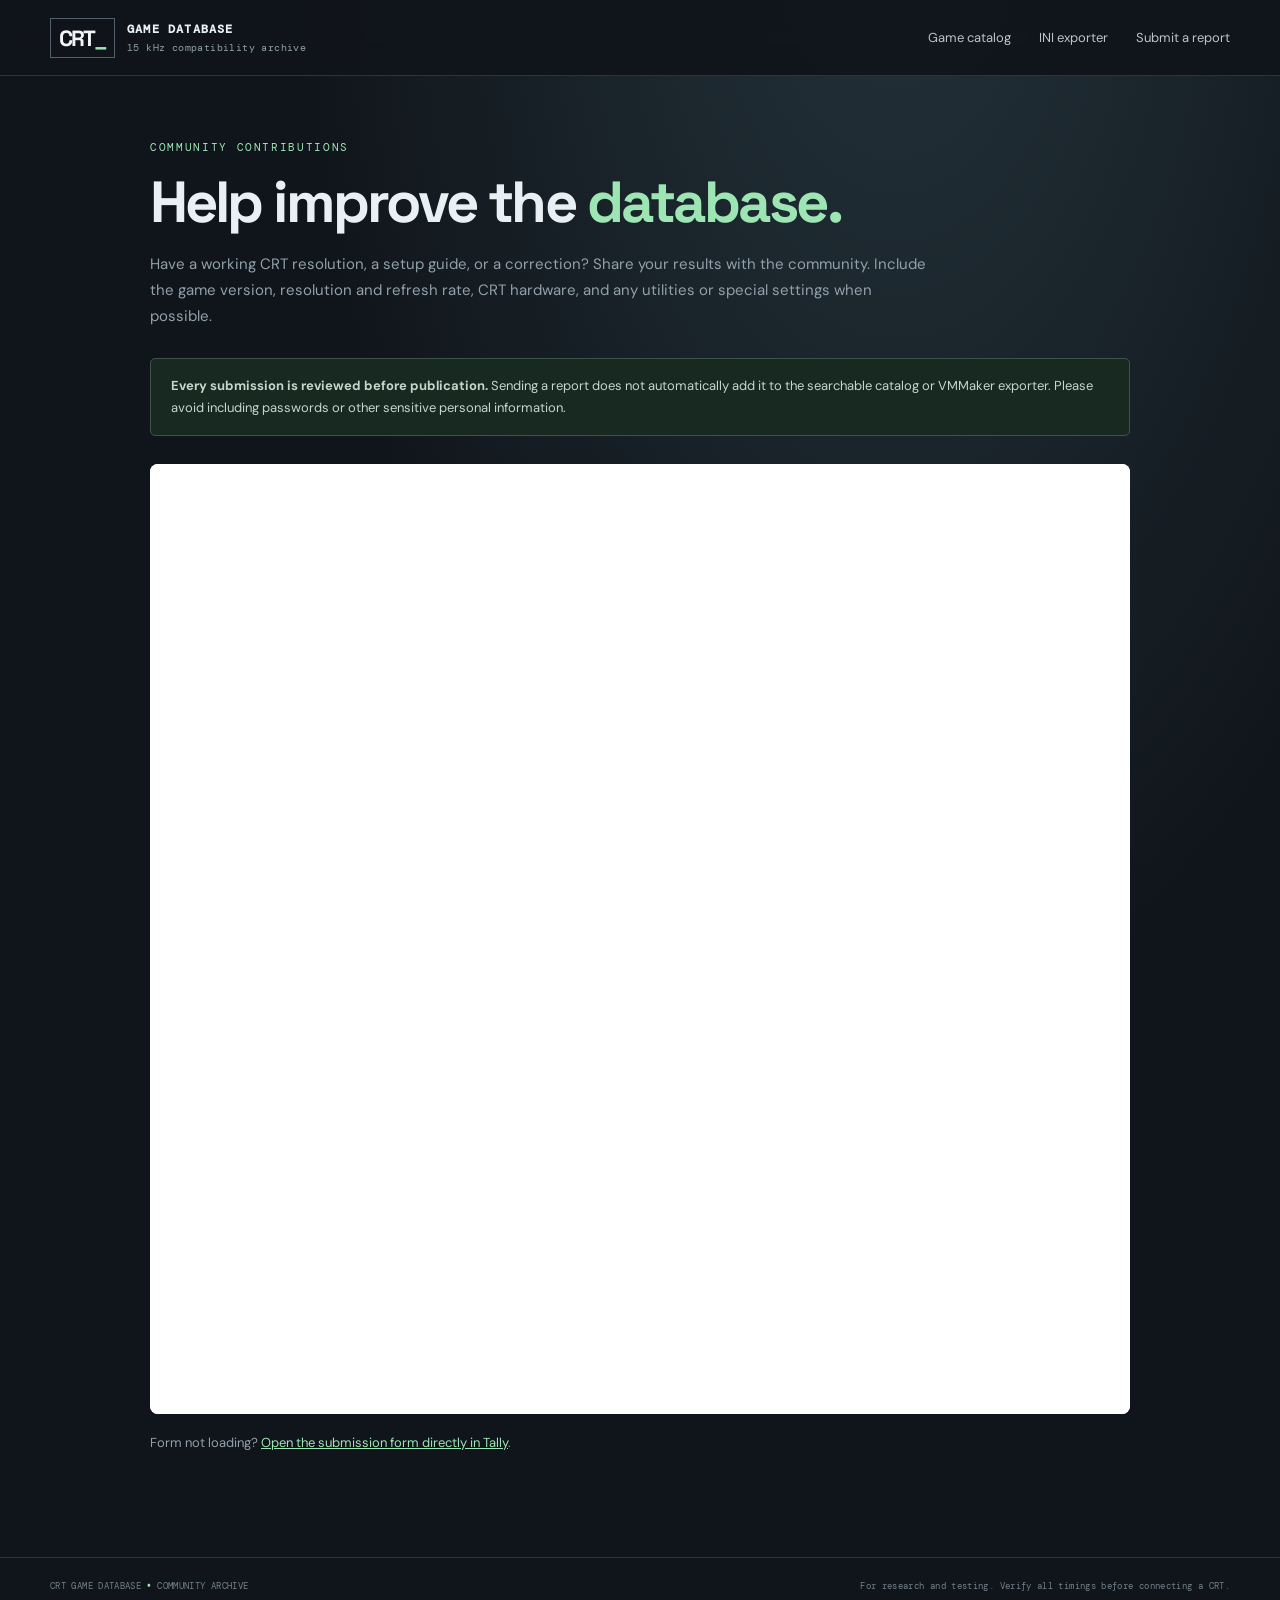
<file: submit.html>
<!doctype html>
<html lang="en">
<head>
<meta charset="utf-8">
<meta name="viewport" content="width=device-width,initial-scale=1">
<meta name="theme-color" content="#10151b">
<meta name="description" content="Submit CRT compatibility reports, game setup guides, and corrections to CRT Game Database.">
<title>Submit a report — CRT Game Database</title>
<link rel="stylesheet" href="styles.css">
<style>
.submit-page{max-width:980px;margin:0 auto;padding:64px 0 90px}
.submit-page h1{font:700 clamp(36px,5vw,58px)/1.05 var(--display);letter-spacing:-.05em;margin:18px 0}
.submit-page h1 em{color:var(--green);font-style:normal}
.submit-intro{color:var(--muted);font-size:15px;line-height:1.75;max-width:780px}
.submit-notice{border:1px solid #3d5349;background:#182922;border-radius:5px;padding:16px 20px;margin:28px 0;color:#c3d7cb;font-size:13px;line-height:1.7}
.submit-frame{background:#fff;border-radius:8px;overflow:hidden;min-height:720px}
.submit-frame iframe{display:block;width:100%;height:950px;border:0;background:white}
.submit-fallback{font-size:13px;color:var(--muted);margin-top:18px;line-height:1.7}
.submit-fallback a{color:var(--green)}
@media(max-width:560px){.submit-page{padding:40px 0 70px}.submit-frame iframe{height:1100px}}
</style>
</head>
<body>
<header class="topbar"><a class="brand" href="index.html"><span class="brand-mark">CRT<span>_</span></span><span>GAME DATABASE<small>15 kHz compatibility archive</small></span></a><nav><a href="index.html#catalog">Game catalog</a><a href="exporter.html">INI exporter</a><a href="submit.html" aria-current="page">Submit a report</a></nav></header>
<main><section class="submit-page">
<div class="eyebrow">COMMUNITY CONTRIBUTIONS</div>
<h1>Help improve the <em>database.</em></h1>
<p class="submit-intro">Have a working CRT resolution, a setup guide, or a correction? Share your results with the community. Include the game version, resolution and refresh rate, CRT hardware, and any utilities or special settings when possible.</p>
<div class="submit-notice"><strong>Every submission is reviewed before publication.</strong> Sending a report does not automatically add it to the searchable catalog or VMMaker exporter. Please avoid including passwords or other sensitive personal information.</div>
<div class="submit-frame"><iframe title="CRT Game Database community submission form" src="https://tally.so/embed/Qo708p?alignLeft=1&hideTitle=1&transparentBackground=0&dynamicHeight=1" loading="lazy" allow="clipboard-write" referrerpolicy="strict-origin-when-cross-origin"></iframe></div>
<p class="submit-fallback">Form not loading? <a href="https://tally.so/r/Qo708p" target="_blank" rel="noopener noreferrer">Open the submission form directly in Tally</a>.</p>
</section></main>
<footer><span>CRT GAME DATABASE <b>•</b> COMMUNITY ARCHIVE</span><span>For research and testing. Verify all timings before connecting a CRT.</span></footer>
</body></html>
</file>
<file: styles.css>
@import url('https://fonts.googleapis.com/css2?family=DM+Mono:wght@400;500&family=DM+Sans:wght@400;500;600;700;800&family=Space+Grotesk:wght@400;500;600;700&display=swap');
:root{--bg:#10151b;--panel:#171f27;--panel2:#1d2731;--line:#2a3742;--text:#e9f0f4;--muted:#91a0aa;--green:#9de6b3;--amber:#f2c879;--blue:#8cc9ff;--mono:'DM Mono',monospace;--sans:'DM Sans',sans-serif;--display:'Space Grotesk',sans-serif}*{box-sizing:border-box}html{scroll-behavior:smooth}body{margin:0;background:var(--bg);color:var(--text);font-family:var(--sans);background-image:radial-gradient(ellipse at 70% -10%,#24333b 0,transparent 48%)}a{color:inherit}.topbar{height:76px;border-bottom:1px solid #29343d;display:flex;align-items:center;justify-content:space-between;padding:0 max(calc((100vw - 1180px)/2),28px);position:sticky;top:0;background:#10151beF;backdrop-filter:blur(16px);z-index:5}.brand{display:flex;gap:12px;align-items:center;text-decoration:none;font:600 12px var(--mono);letter-spacing:.1em}.brand-mark{font:700 22px var(--display);letter-spacing:-2px;border:1px solid #50616b;padding:5px 8px;color:#f1f5f5}.brand-mark span{color:var(--green)}.brand small{display:block;color:var(--muted);font:10px var(--mono);letter-spacing:.04em;margin-top:4px}.topbar nav{display:flex;gap:28px;font-size:13px;color:#bac5cb}.topbar nav a{text-decoration:none}.topbar nav a:hover{color:var(--green)}main{max-width:1180px;margin:auto;padding:0 28px}.hero{min-height:440px;display:grid;grid-template-columns:1.1fr .9fr;align-items:center;gap:50px;padding:66px 0 52px}.eyebrow{font:11px var(--mono);letter-spacing:.15em;color:var(--green)}.pulse{display:inline-block;width:7px;height:7px;background:var(--green);border-radius:50%;margin-right:8px;box-shadow:0 0 12px #9de6b3}.hero h1{font:700 clamp(48px,6vw,76px)/.98 var(--display);letter-spacing:-.065em;margin:24px 0}.hero h1 em,.about h2 em{color:var(--green);font-style:normal}.hero-copy>p{max-width:560px;color:#aab7bf;font-size:16px;line-height:1.7}.hero-tags{display:flex;gap:9px;flex-wrap:wrap;margin-top:27px}.hero-tags span{font:10px var(--mono);color:#b8c6cd;border:1px solid #35444e;padding:8px 10px;border-radius:3px}.hero-screen{border:1px solid #42535b;background:#0a1116;border-radius:9px;padding:15px;box-shadow:0 20px 70px #0007;transform:perspective(900px) rotateY(-4deg)}.screen-top,.screen-foot{display:flex;justify-content:space-between;font:9px var(--mono);letter-spacing:.1em;color:#90a3aa}.screen-led{color:var(--green)}.scanlines{margin:14px 0;height:205px;border:1px solid #34443e;overflow:hidden;background:#101d22;position:relative}.scanlines:after{content:'';position:absolute;inset:0;background:repeating-linear-gradient(0deg,#0000 0 2px,#0005 3px 4px);pointer-events:none}.pixel-art{height:100%;position:relative;overflow:hidden;background:linear-gradient(#1a3340 0%,#294d51 58%,#3d6653 59%,#172a29 100%);image-rendering:pixelated}.sun{position:absolute;width:42px;height:42px;background:#d9bc76;right:18%;top:22%;box-shadow:0 0 36px #d9bc7670}.mountain{position:absolute;bottom:50px;width:0;height:0;border-left:100px solid transparent;border-right:100px solid transparent;border-bottom:100px solid #31535a}.m1{left:4%}.m2{left:34%;border-bottom-color:#243e48;border-left-width:130px;border-right-width:130px;border-bottom-width:130px}.ground{position:absolute;bottom:0;height:52px;width:100%;background:repeating-linear-gradient(90deg,#243d35 0 20px,#29483b 20px 40px)}.pixel-person{position:absolute;bottom:43px;left:53%;width:12px;height:26px;background:#e3c68d;box-shadow:0 -9px 0 -1px #e3c68d,0 17px 0 -2px #d5a76d,-8px 6px 0 -3px #d5a76d,8px 6px 0 -3px #d5a76d}.screen-foot{border-top:1px solid #293b3c;padding-top:12px}.hero-screen>small{display:block;color:#66777d;font:9px var(--mono);margin-top:10px}.stats{display:grid;grid-template-columns:repeat(4,1fr);border-top:1px solid var(--line);border-bottom:1px solid var(--line);padding:24px 0;margin-bottom:80px}.stats div{padding-left:28px;border-left:1px solid var(--line)}.stats div:first-child{border:0;padding-left:0}.stats strong{display:block;font:600 24px var(--display);color:var(--green)}.stats span{display:block;font:9px var(--mono);color:var(--muted);letter-spacing:.1em;margin-top:6px}.catalog{padding-bottom:80px}.section-heading{display:flex;align-items:end;justify-content:space-between;margin-bottom:25px}.section-heading h2,.about h2,.callout h2{font:600 36px var(--display);letter-spacing:-.04em;margin:10px 0}.section-heading p,.callout p{color:var(--muted);margin:0;font-size:14px}.data-note{font:9px var(--mono);color:#72828c;letter-spacing:.08em}.search-wrap{height:58px;display:flex;align-items:center;border:1px solid #42525c;background:#151e25;border-radius:5px;padding:0 17px;gap:12px}.search-icon{font-size:25px;color:var(--green)}.search-wrap input{background:transparent;border:0;outline:0;color:var(--text);font:15px var(--sans);width:100%}.search-wrap input::placeholder{color:#70808a}.search-wrap kbd{font:11px var(--mono);color:#80909a;border:1px solid #394751;border-radius:3px;padding:3px 7px}.filters{display:flex;align-items:end;gap:12px;flex-wrap:wrap;margin:17px 0 25px}.filters label{display:grid;gap:7px;font:9px var(--mono);letter-spacing:.1em;color:#8e9da6}.filters select{height:37px;min-width:150px;background:#182129;color:#dce5e9;border:1px solid #35434d;border-radius:3px;padding:0 10px;font:12px var(--sans)}.clear-btn{height:37px;border:0;background:none;color:var(--green);font:11px var(--mono);cursor:pointer;padding:0 8px}.results-line{display:flex;justify-content:space-between;color:#87969f;font:10px var(--mono);margin:0 0 13px}.game-grid{display:grid;grid-template-columns:repeat(3,1fr);gap:11px}.game-card{background:linear-gradient(145deg,#1a242d,#151d24);border:1px solid #2c3943;border-radius:5px;padding:17px 17px 15px;cursor:pointer;transition:.18s;min-height:139px}.game-card:hover{border-color:#7bbd92;transform:translateY(-2px);background:#1d2a30}.card-top{display:flex;justify-content:space-between;gap:10px;align-items:start}.game-card h3{font:600 15px var(--display);margin:0 0 15px;line-height:1.3}.year{font:10px var(--mono);color:#7f9099;white-space:nowrap}.mode-row{display:flex;align-items:center;gap:8px;flex-wrap:wrap}.mode-chip{font:10px var(--mono);color:var(--green);background:#20382f;border:1px solid #315342;padding:5px 7px;border-radius:3px}.mode-chip.none{color:#b3bec4;background:#242e36;border-color:#39444b}.hz{font:10px var(--mono);color:#9caab1}.card-status{font:9px var(--mono);color:#8c9aa2;margin-top:13px;display:flex;align-items:center;gap:6px}.card-status:before{content:'';width:6px;height:6px;border-radius:50%;background:var(--amber)}.card-status.reported:before{background:var(--green)}.empty{text-align:center;padding:70px 20px;color:var(--muted)}.empty>div{font-size:34px;color:var(--green)}.empty h3{color:var(--text)}.about{border-top:1px solid var(--line);padding:70px 0;display:grid;grid-template-columns:1fr 1fr;gap:80px}.about h2{font-size:42px;line-height:1.05}.about-intro p{color:#a5b1b8;line-height:1.7;max-width:480px}.legend{display:grid;gap:24px}.legend article{display:flex;gap:15px}.legend-dot{width:9px;height:9px;border-radius:50%;margin-top:6px;flex:none}.green{background:var(--green)}.amber{background:var(--amber)}.blue{background:var(--blue)}.legend h3{font:600 14px var(--display);margin:0 0 6px}.legend p{font-size:12px;line-height:1.6;color:var(--muted);margin:0}.callout{border:1px solid #34454c;background:linear-gradient(110deg,#19262a,#18212a);padding:28px 32px;display:flex;align-items:center;justify-content:space-between;gap:20px;margin-bottom:65px;border-radius:5px}.callout h2{font-size:25px}.callout a{font:11px var(--mono);color:var(--green);text-decoration:none;white-space:nowrap;border:1px solid #476456;padding:12px 14px;border-radius:3px}footer{border-top:1px solid var(--line);padding:22px max(calc((100vw - 1180px)/2),28px);display:flex;justify-content:space-between;gap:20px;color:#71818a;font:9px var(--mono);letter-spacing:.04em}footer b{color:var(--green)}.modal{position:fixed;inset:0;z-index:20;display:grid;place-items:center;padding:20px}.modal[hidden]{display:none}.modal-backdrop{position:absolute;inset:0;background:#05090dcc;backdrop-filter:blur(5px)}.detail-card{position:relative;width:min(650px,100%);max-height:90vh;overflow:auto;background:#18222a;border:1px solid #4b5d65;border-radius:7px;padding:32px;box-shadow:0 25px 90px #000b}.close{position:absolute;right:18px;top:14px;background:none;border:0;color:#b8c5ca;font-size:28px;cursor:pointer}.detail-card h2{font:600 32px var(--display);margin:12px 0}.detail-status{display:inline-block;font:10px var(--mono);color:var(--green);border:1px solid #41614d;padding:7px 9px;margin-bottom:24px}.detail-grid{display:grid;grid-template-columns:1fr 1fr;gap:1px;background:#35434b;border:1px solid #35434b}.detail-grid>div{background:#1b2730;padding:17px}.detail-grid span{display:block;font:9px var(--mono);letter-spacing:.08em;color:#81919a;margin-bottom:9px}.detail-grid strong{font:600 19px var(--display);display:block}.detail-grid small{display:block;color:#92a0a8;font-size:10px;margin-top:6px}.detail-notes{padding:20px 0 12px}.detail-notes h3{font:600 13px var(--display)}.detail-notes p{color:#aab7bd;font-size:13px;line-height:1.65}.detail-actions{display:flex;justify-content:space-between;align-items:center;border-top:1px solid #35434b;padding-top:18px}.detail-actions a,.detail-actions button{font:10px var(--mono);color:var(--green);background:none;border:0;text-decoration:none;cursor:pointer}@media(max-width:800px){.topbar{padding:0 20px}.topbar nav{gap:14px}.topbar nav a{font-size:11px}.hero{grid-template-columns:1fr;gap:28px;padding-top:48px}.hero-screen{max-width:520px}.stats{margin-bottom:55px}.game-grid{grid-template-columns:repeat(2,1fr)}.about{gap:35px}.data-note{display:none}}@media(max-width:560px){.topbar{height:65px}.topbar nav a:first-child{display:none}main{padding:0 18px}.hero{min-height:0}.hero h1{font-size:54px}.hero-copy>p{font-size:14px}.hero-screen{transform:none}.stats{grid-template-columns:repeat(2,1fr);gap:20px}.stats div:nth-child(3){padding-left:0;border-left:0}.stats strong{font-size:21px}.section-heading h2{font-size:30px}.game-grid{grid-template-columns:1fr}.game-card{min-height:120px}.filters label{flex:1;min-width:42%}.filters select{width:100%;min-width:0}.results-line span:last-child{display:none}.about{grid-template-columns:1fr;padding:55px 0}.about h2{font-size:36px}.callout{align-items:flex-start;flex-direction:column;padding:23px}.callout a{white-space:normal}footer{padding:20px;flex-direction:column}.detail-card{padding:25px 19px}.detail-grid{grid-template-columns:1fr 1fr}.detail-grid>div{padding:12px}.detail-grid strong{font-size:16px}}
</file>
